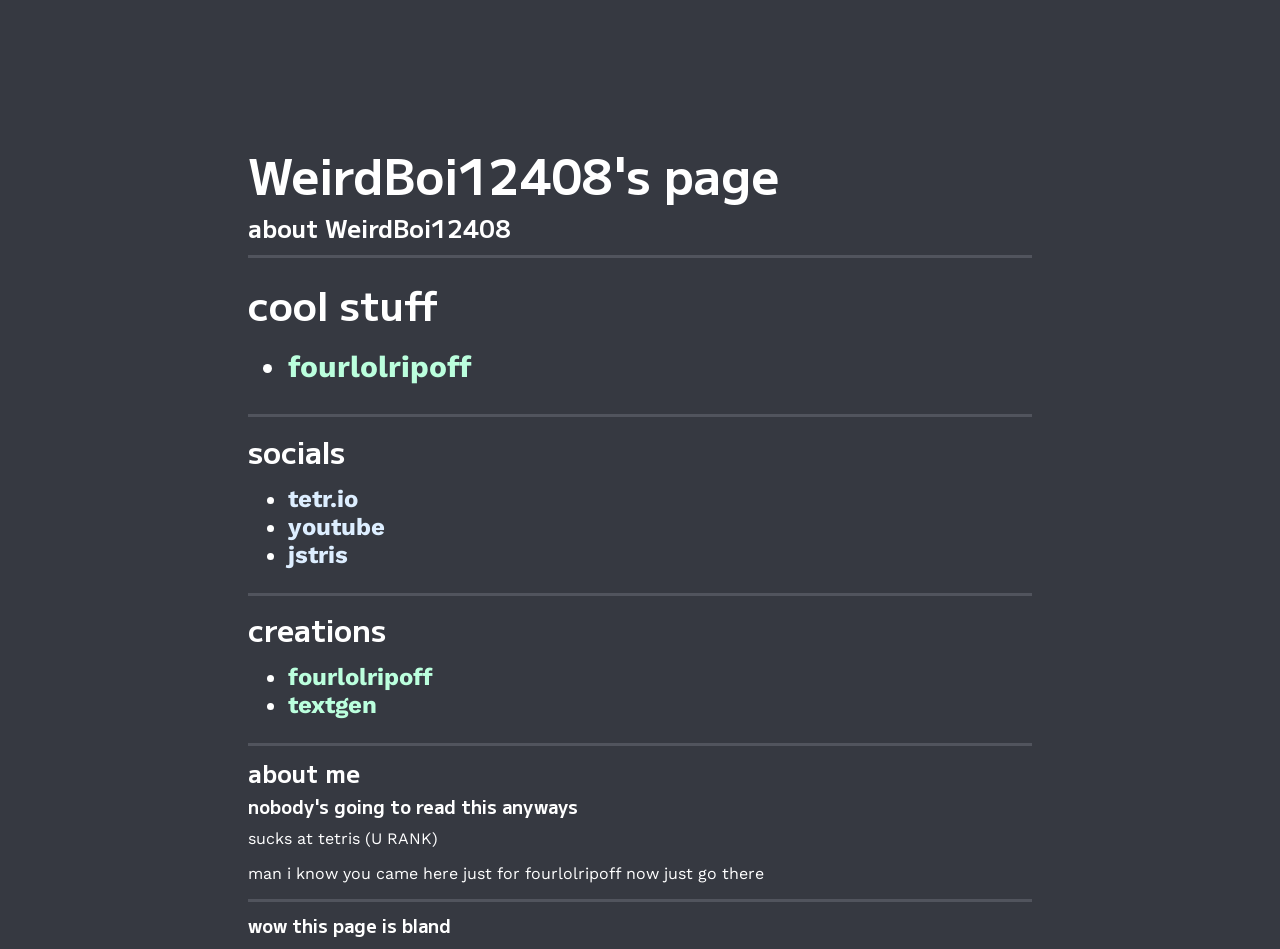
<file: index.html>
<!DOCTYPE html>
<html>

<head>
  <meta charset="utf-8">
  <meta name="viewport" content="width=device-width">
  <title>ayo</title>
  <link href="style.css" rel="stylesheet" type="text/css" />
  <link rel="stylesheet" href="style.css">
</head>
<body>

  <h1>WeirdBoi12408's page</h1>
  <h2>about WeirdBoi12408</h2>
  
  <hr>
  <h2 style="font-size:40px">cool stuff</h2>
  <ul style="font-size:30px;"><b>
  
	<li><a href="fourlolripoff/index.html" style="color:#BBFFDD;">fourlolripoff</a></li>
  
  </b></ul>
  
  <hr>
  
  <h2 style="font-size:30px">socials</h2>
  <ul style="font-size:24px;"><b>
  
	<li><a href="https://ch.tetr.io/u/weirdboi">tetr.io</a></li>
	<li><a href="https://www.youtube.com/channel/UCAp6-BjO3kZ3IoSZuxE6NXA">youtube</a></li>
	<li><a href="https://jstris.jezevec10.com/u/WeirdBoi12408">jstris</a></li>
  
  </b></ul>
  
  <hr>
  
  <h2 style="font-size:30px">creations</h2>

  <ul style="font-size:24px;"><b>
  
	<li><a href="fourlolripoff/index.html" style="color:#BBFFDD;">fourlolripoff</a></li>
	<li><a href="textgen/index.html" style="color:#BBFFDD;">textgen</a></li>
  
  </b></ul>
  
  <hr>
  
  <h2>about me</h2>
  <h3>nobody's going to read this anyways</h3>
  <p>sucks at tetris (U RANK)</p>
  <p>man i know you came here just for fourlolripoff now just go there</p>
  
  <hr>
  
  <h3>wow this page is bland</h3>
</body>

</html>
</file>
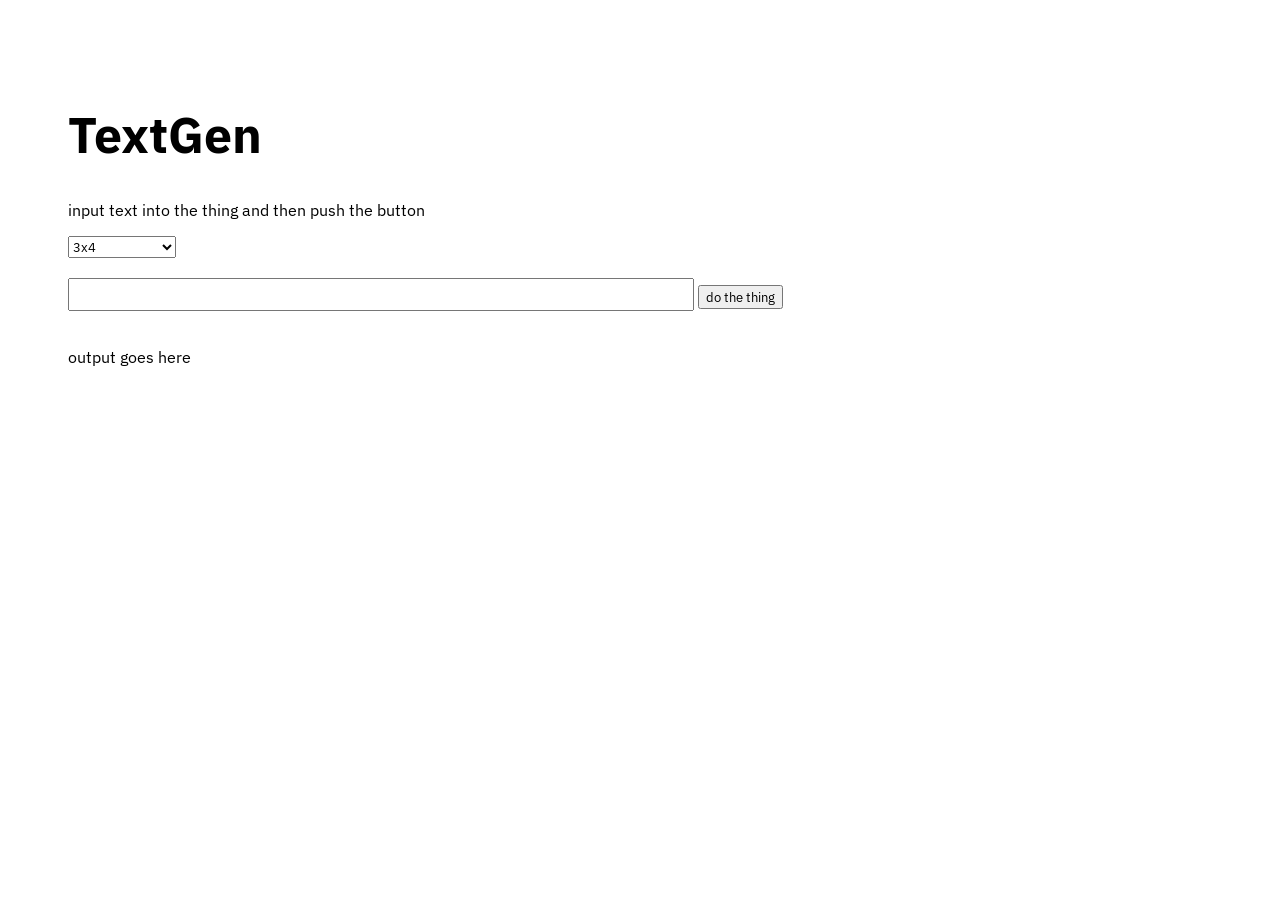
<file: textgen/index.html>
<!DOCTYPE html>
<html>

<head>
  <meta charset="utf-8">
  <meta name="viewport" content="width=device-width">
  <title>Text Generator</title>
  <link href="style.css" rel="stylesheet" type="text/css" />
  <link rel="stylesheet" href="style.css">
  <script>

function thething() {
	string = document.getElementById('textinput').value;
	console.log('input: ' + string);
	textmode = document.getElementById('textmode').selectedIndex;
	console.log('text mode: ' + textmode)
	
	data = [{
		' ': ['░░░░░░','░░░░░░','░░░░░░','░░░░░░'],
		'a': ['██████','██░░██','██████','██░░██'],
		'b': ['████░░','██████','██░░██','██████'],
		'c': ['██████','██░░░░','██░░░░','██████'],
		'd': ['████░░','██░░██','██░░██','████░░'],
		'e': ['██████','████░░','██░░░░','██████'],
		'f': ['██████','██░░░░','████░░','██░░░░'],
		'g': ['██████','██░░░░','██░░██','██████'],
		'h': ['██░░██','██████','██░░██','██░░██'],
		'i': ['██████','░░██░░','░░██░░','██████'],
		'j': ['██████','░░██░░','░░██░░','████░░'],
		'k': ['██░░██','████░░','██░░██','██░░██'],
		'l': ['██░░░░','██░░░░','██░░░░','██████'],
		'm': ['██░░░░░░██','████░░████','██░░██░░██','██░░░░░░██'],
		'n': ['██░░░░██','████░░██','██░░████','██░░░░██'],
		'o': ['██████','██░░██','██░░██','██████'],
		'p': ['██████','██░░██','██████','██░░░░'],
		'q': ['██████','██░░██','██████','██████'],
		'r': ['████░░','██░░██','████░░','██░░██'],
		's': ['░░████','████░░','░░░░██','████░░'],
		't': ['██████','░░██░░','░░██░░','░░██░░'],
		'u': ['██░░██','██░░██','██░░██','██████'],
		'v': ['██░░██','██░░██','██░░██','░░██░░'],
		'w': ['██░░░░░░██','██░░██░░██','██░░██░░██','░░██░░██░░'],
		'x': ['██░░██','░░██░░','██░░██','██░░██'],
		'y': ['██░░██','██░░██','░░██░░','░░██░░'],
		'z': ['██████','░░██░░','██░░░░','██████'],
		'1': ['░░██░░','████░░','░░██░░','██████'],
		'2': ['██████','░░████','██░░░░','██████'],
		'3': ['██████','░░████','░░░░██','██████'],
		'4': ['██░░██','██░░██','██████','░░░░██'],
		'5': ['██████','████░░','░░░░██','██████'],
		'6': ['██████','██░░░░','██████','██████'],
		'7': ['██████','░░░░██','░░██░░','░░██░░'],
		'8': ['██████','██████','██░░██','██████'],
		'9': ['██████','██████','░░░░██','██████'],
		'0': ['██████','██░░██','██░░██','██████'],
		'.': ['░░','░░','░░','██'],
		',': ['░░','░░','██','██'],
		'/': ['░░░░██','░░██░░','░░██░░','██░░░░'],
		'\\': ['██░░░░','░░██░░','░░██░░','░░░░██'],
		'-': ['░░░░','████','░░░░','░░░░'],
		'+': ['░░██░░','██████','░░██░░','░░░░░░'],
		'!': ['██','██','░░','██'],
		'?': ['██████','░░████','░░░░░░','░░██░░'],
		'^': ['░░██░░','██░░██','░░░░░░','░░░░░░'],
		'=': ['██████','░░░░░░','██████','░░░░░░'],
		'(': ['░░██','██░░','██░░','░░██'],
		')': ['██░░','░░██','░░██','██░░'],
		'_': ['░░░░░░','░░░░░░','░░░░░░','██████'],
		'[': ['████','██░░','██░░','████'],
		']': ['████','░░██','░░██','████'],
		':': ['░░','██','░░','██'],
		';': ['░░██','░░░░','░░██','██░░'],
		"'": ['██','██','░░','░░'],
		'"': ['██░░██','██░░██','░░░░░░','░░░░░░'],
	},{
		'z': '▜▖',
		'l': '▗▟',
		'o': '██',
		's': '▗▛',
		'j': '▙▖',
		'i': '▄▄▄',
		't': '▗▙',
	},{'viii': 'ⅷ','VIII': 'Ⅷ','kcal': '㎉','a.m.': '㏂','p.m.': '㏘','K.K.': '㏍', 'Pts': '₧', 'iii': 'ⅲ','vii': 'ⅶ','xii': 'ⅻ','III': 'Ⅲ','VII': 'Ⅶ','XII': 'Ⅻ','FAX': '℻','PTE': '㉐','LTD': '㋏','hPa': '㍱','bar': '㍴','cal': '㎈','kHz': '㎑','MHz': '㎒','GHz': '㎓','THz': '㎔','kPa': '㎪','MPa': '㎫','GPa': '㎬','rad': '㎭','Co.': '㏇','log': '㏒','mil': '㏕','mol': '㏖','PPM': '㏙','gal': '㏿','erg': '㋍','ffi': 'ﬃ','ffl': 'ﬄ','sss': '🝜','ii': 'ⅱ','iv': 'ⅳ','ix': 'ⅸ','xi': 'ⅺ','da': '㍲','II': 'Ⅱ','IV': 'Ⅳ','VI': 'Ⅵ','IX': 'Ⅸ','XI': 'Ⅺ','Rs': '₨','Dp': '₯','AU': '㍳','oV': '㍵','pc': '㍶','dm': '㍷','IU': '㍺','pA': '㎀','nA': '㎁','mA': '㎃','KB': '㎅','MB': '㎆','GB': '㎇','pF': '㎊','nF': '㎋','mg': '㎎','kg': '㎏','Hz': '㎐','fm': '㎙','nm': '㎚','mm': '㎜','cm': '㎝','km': '㎞','Pa': '㎩','ps': '㎰','ns': '㎱','ms': '㎳','pV': '㎴','nV': '㎵','mV': '㎷','kV': '㎸','MV': '㎹','pW': '㎺','nW': '㎻','mW': '㎽','kW': '㎾','MW': '㎿','Bq': '㏃','cc': '㏄','cd': '㏅','dB': '㏈','Gy': '㏉','ha': '㏊','in': '㏌','KM': '㏎','kt': '㏏','lm': '㏐','ln': '㏑','lx': '㏓','mb': '㏔','pH': '㏗','PR': '㏚','sr': '㏛','Sv': '㏜','Wb': '㏝','Hg': '㋌','eV': '㋎','ff': 'ﬀ','fi': 'ﬁ','fl': 'ﬂ','OO': 'Ꚙ','oo': 'ꚙ','Oy':'Ѹ','oy':'ѹ','IJ':'Ĳ','ij':'ĳ','AA':'Ꜳ','aa':'ꜳ','DZ':'Ǳ','Dz':'ǲ','dz':'ǳ','LJ':'Ǉ','Lj':'ǈ','lj':'ǉ','NJ':'Ǌ','Nj':'ǋ','nj':'ǌ','ls':'ʪ','fn':'ʩ',"L'":'Ľ',"l'":'ľ',"O'":'Ơ',"o'":'ơ',"11":"ꔔ","llll":"ꘈ","lll":"ꔖ","IC":"ꗪ","::":"።",
	},{'rad/s^2': '㎯','m/s^2': '㎨','rad/s': '㎮','C/kg': '㏆','m/s': '㎧','us': '㎲','No': '№','uA': '㎂','uF': '㎌','ug': '㎍','ul': '㎕','ml': '㎖','dl': '㎗','kl': '㎘','um': '㎛','uV': '㎶','uW': '㎼','kO': '㏀','mO': '㏁','HP': '㏋','JX':'Ԕ','jx':'ԕ','PX':'Ԗ','px':'ԗ','jb':'љ','bi':'ы','Jb':'Љ','BI':'Ы','ie':'ѥ','AO':'Ꜵ','ao':'ꜵ','AU':'Ꜷ','au':'ꜷ','AV':'Ꜹ','av':'ꜹ','3K':'Ꚅ','tf':'ʧ','ts':'ʦ','tc':'ʨ','D.C.':'𝄊','lf':'ꗡ',
	},{
	' ':'   ',
	}]
	
	if (textmode == 0) {
		string = string.toLowerCase()
		outputs = [[],[],[],[]]
		for (i = 0; i < string.length; i++) {
			letter = string[i]
			for (j = 0; j < 4; j++) {
				outputs[j] += data[0][letter][j] +'░'
			}
		}
		output = ''
		for (k = 0; k < 4; k++) {
			output += outputs[k] + '<br>'
		}
		document.getElementById('output').style = 'font-size:10px'
	} else if (textmode == 1) {
		string = string.toLowerCase()
		output = ''
		for (i = 0; i < string.length; i++) {
			output += data[1][string[i]] + ' '
		}
		document.getElementById('output').style = 'font-size:30px'
	} else if (textmode == 2) {
		output = string
		keys = Object.keys(data[2])
		keys.forEach((key, index) => {
			output = output.replaceAll(key, data[2][key])
		})
		document.getElementById('output').style = 'font-size:30px'
	} else if (textmode == 3) {
		output = string
		for (i = 2; i < 4; i++) {
			keys = Object.keys(data[i])
			keys.forEach((key, index) => {
				output = output.replaceAll(key, data[i][key])
			})
		}
		document.getElementById('output').style = 'font-size:30px'
	} else if (textmode == 4) {
		output = string
		keys = Object.keys(data[4])
		keys.forEach((key, index) => {
			output = output.replaceAll(key, data[4][key])
		})
		document.getElementById('output').style = 'font-size:30px'
	} else {
	
	}
	
	console.log(output)
	document.getElementById('output').innerHTML = output
}


  </script>
</head>
<body>
	<h1> TextGen </h1>
	<p> input text into the thing and then push the button </p>
	
	<select id='textmode'>
		<option value='3x4'>3x4</option>
		<option value='teto'>teto</option>
		<option value='compress'>compress</option>
		<option value='compressbig'>compress a lot</option>
		<option value='xpgreed'>extra xp</option>
	</select>
	<br><br>
	<input type="text" id="textinput" value="" size=50>
	<button type="button" onclick="thething();">do the thing</button>
	<br><br>
	<p id="output"> output goes here </p>
</body>

</html>
</file>
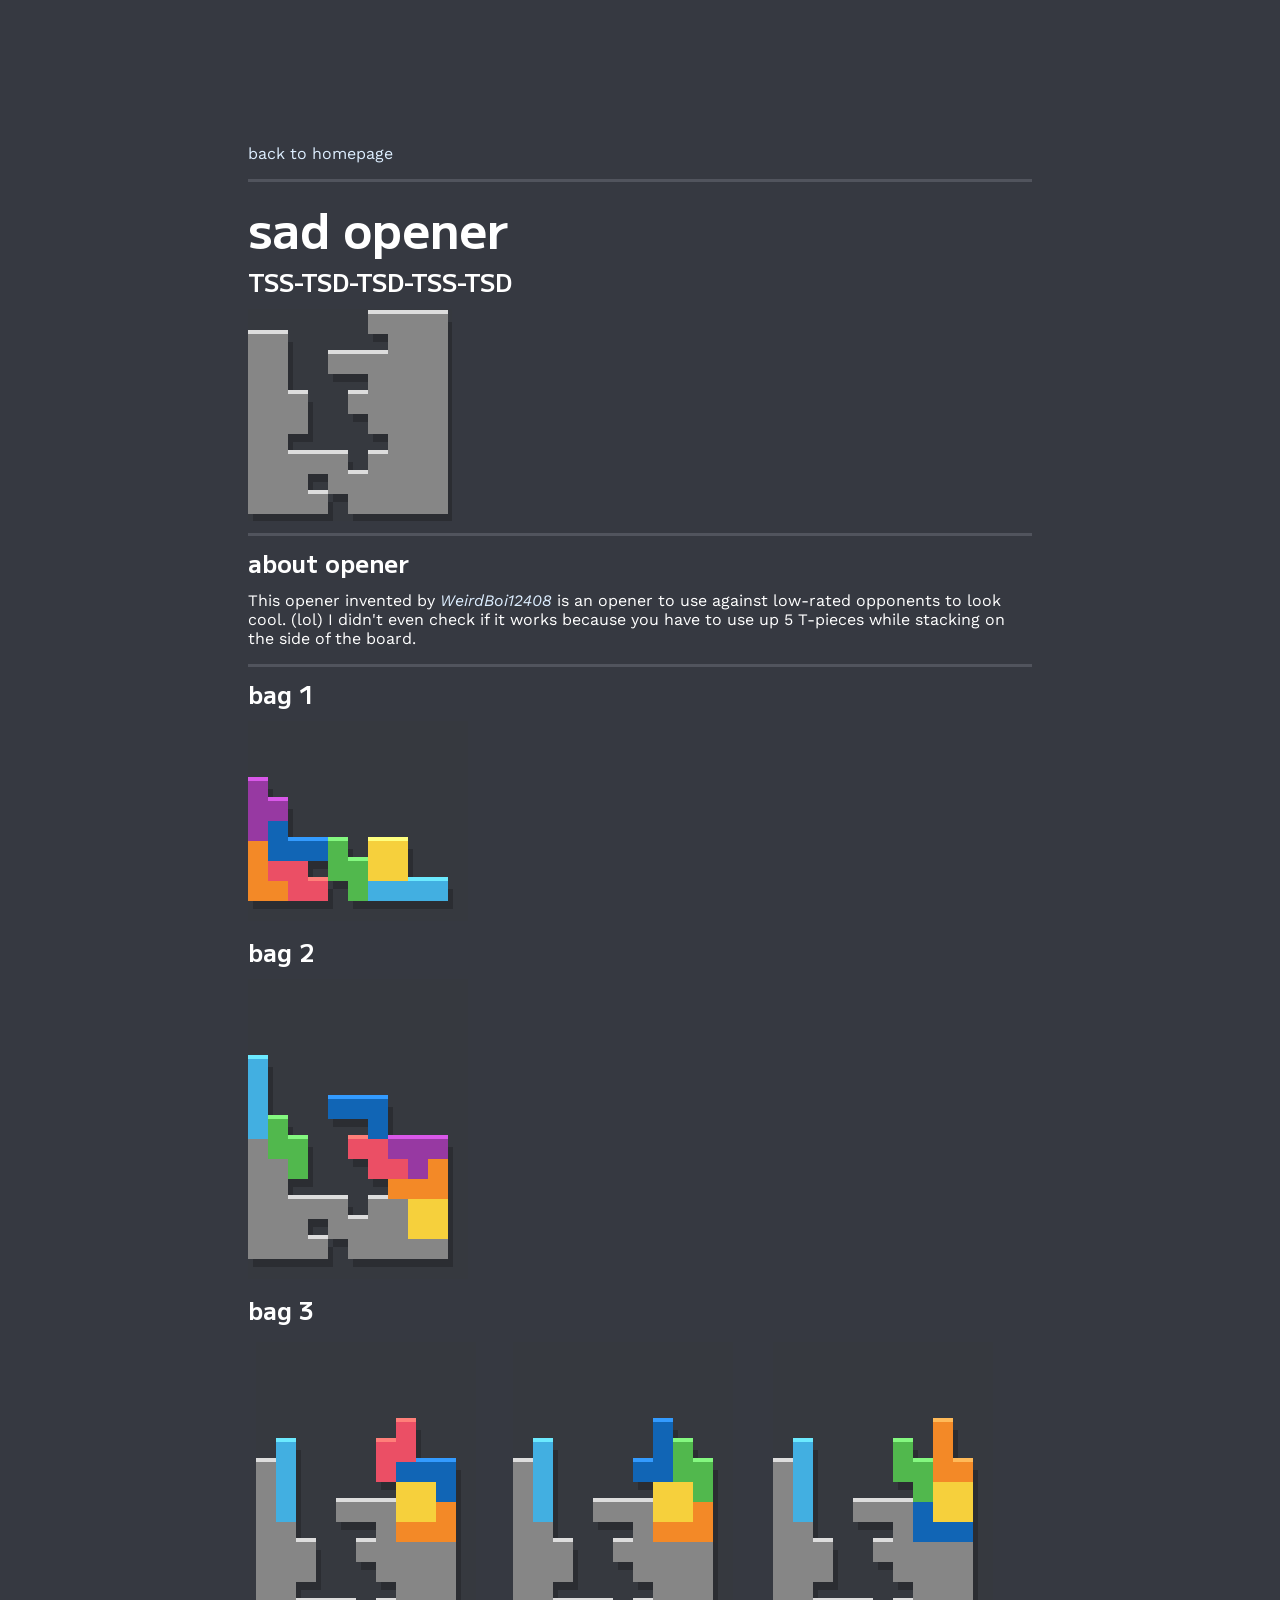
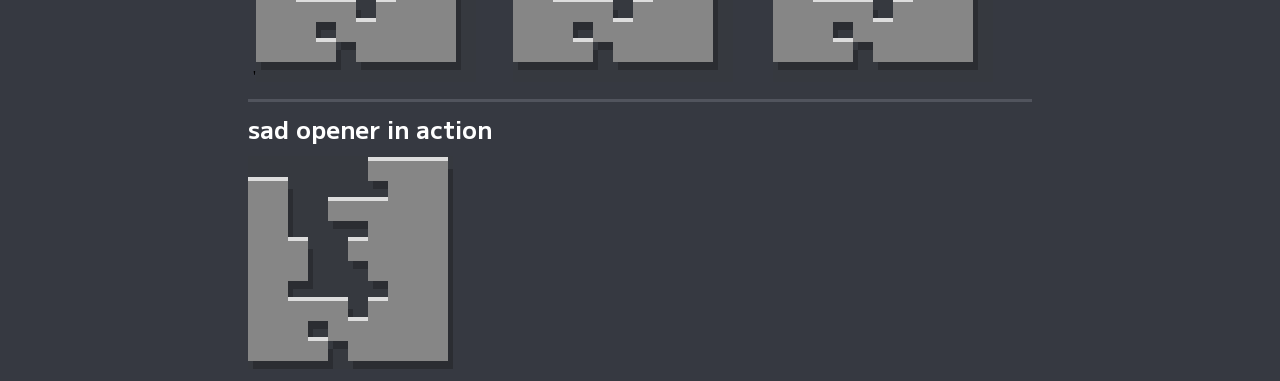
<file: sadopener.html>
<!DOCTYPE html>
<html>

<head>
  <meta charset="utf-8">
  <meta name="viewport" content="width=device-width">
  <title>sad opener</title>
  <link href="style.css" rel="stylesheet" type="text/css" />
  <link rel="stylesheet" href="style.css">
</head>

<body>
  <p><a href="index.html">back to homepage</a></p>
  <hr>
  
  <h1>sad opener</h1>
  <h2>TSS-TSD-TSD-TSS-TSD</h2>
  
  <img src="images/sadopener/sadopener.png" alt="board thingy">

  <hr>
  <h2>about opener</h2>
  <p>This opener invented by <a href="https://ch.tetr.io/u/weirdboi12408"><i>WeirdBoi12408</i></a> is an opener to use against low-rated opponents to look cool. (lol) I didn't even check if it works because you have to use up 5 T-pieces while stacking on the side of the board.</p>
  <hr>
  <h2>bag 1</h2>

  <img src="images/sadopener/sadopenerbag1.png" alt="board thingy">

  <h2>bag 2</h2>

  <img src="images/sadopener/sadopenerbag2.png" alt="board thingy">

  <h2>bag 3</h2>
  <div class="row">
    <div class="column">'<img src="images/sadopener/sadopenerbag3-1.png" alt="board thingy"> </div>
    <div class="column"><img src="images/sadopener/sadopenerbag3-2.png" alt="board thingy"></div>
    <div class="column"><img src="images/sadopener/sadopenerbag3-3.png" alt="board thingy"></div>
  </div>
  
  <hr>
  
  <h2>sad opener in action</h2>
  
  <img src="images/sadopener/sadopener.gif" alt="animation thingy">
</body>

</html>
</file>
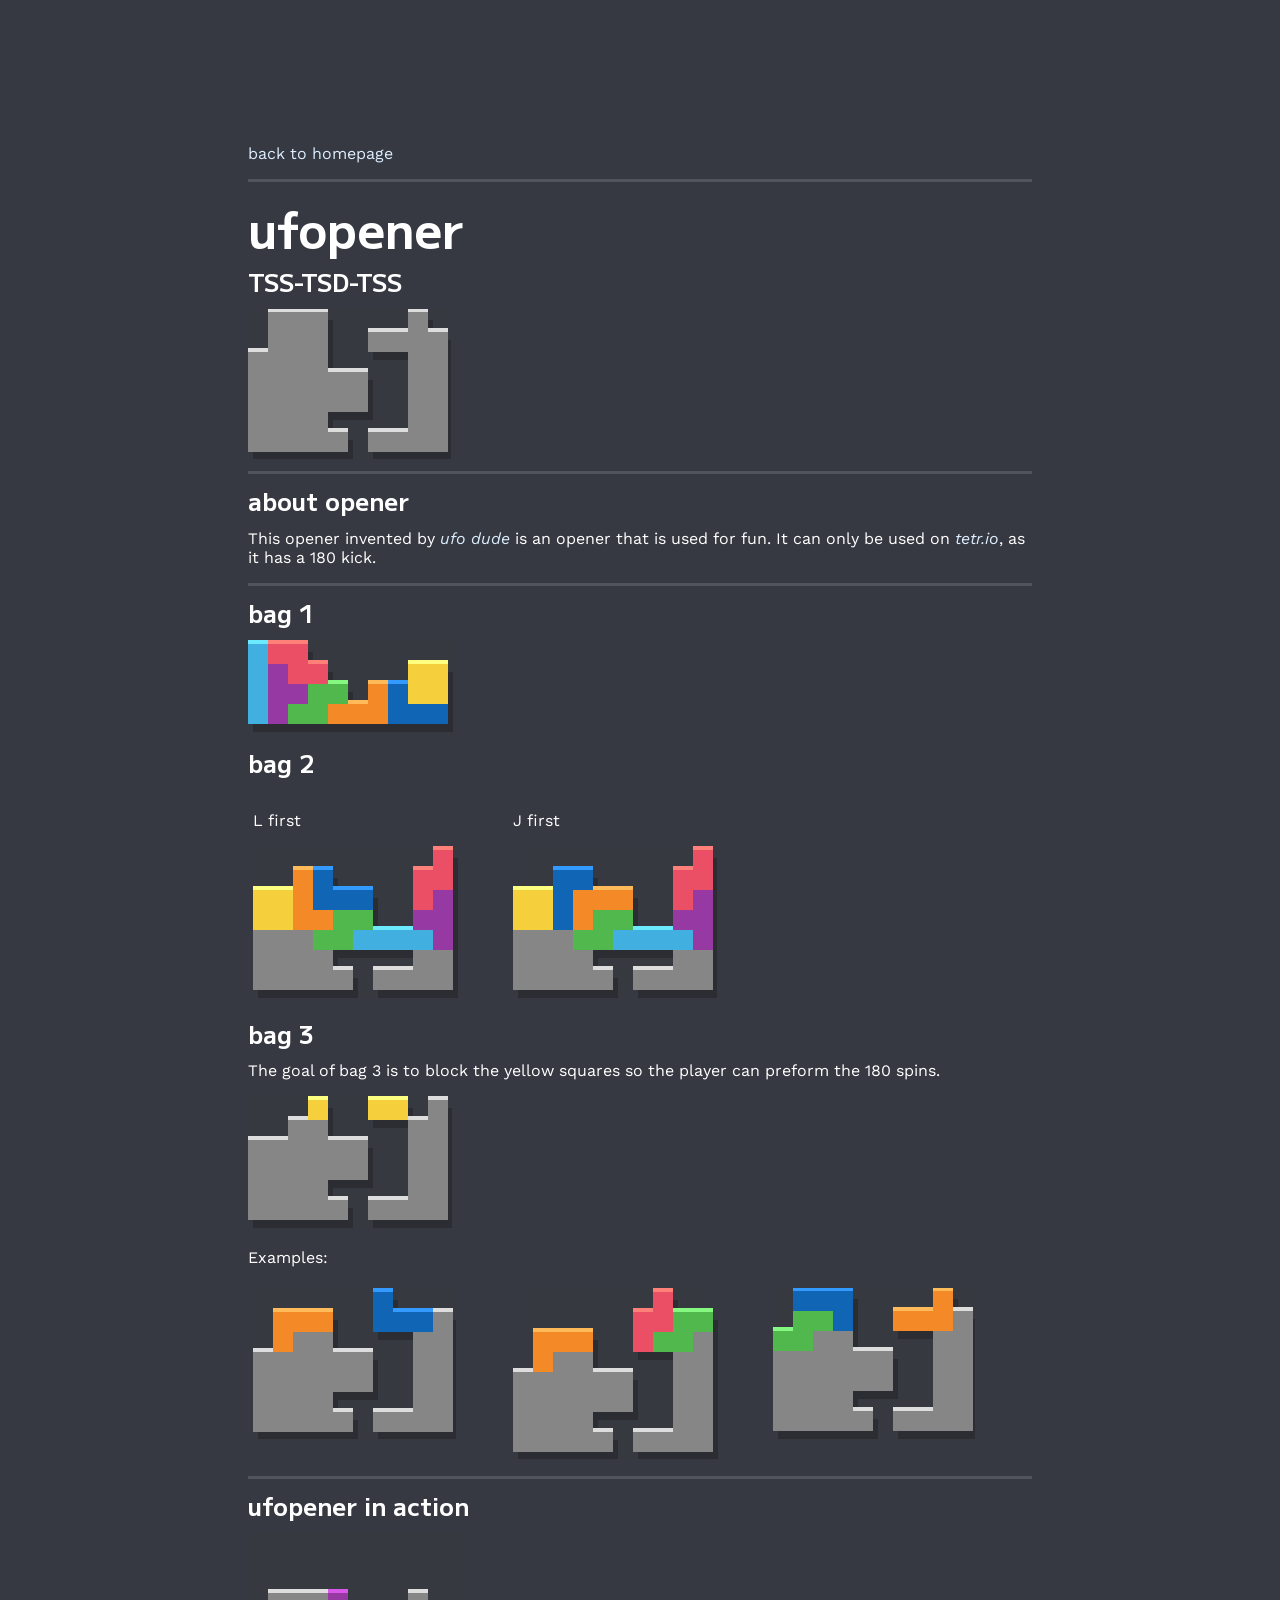
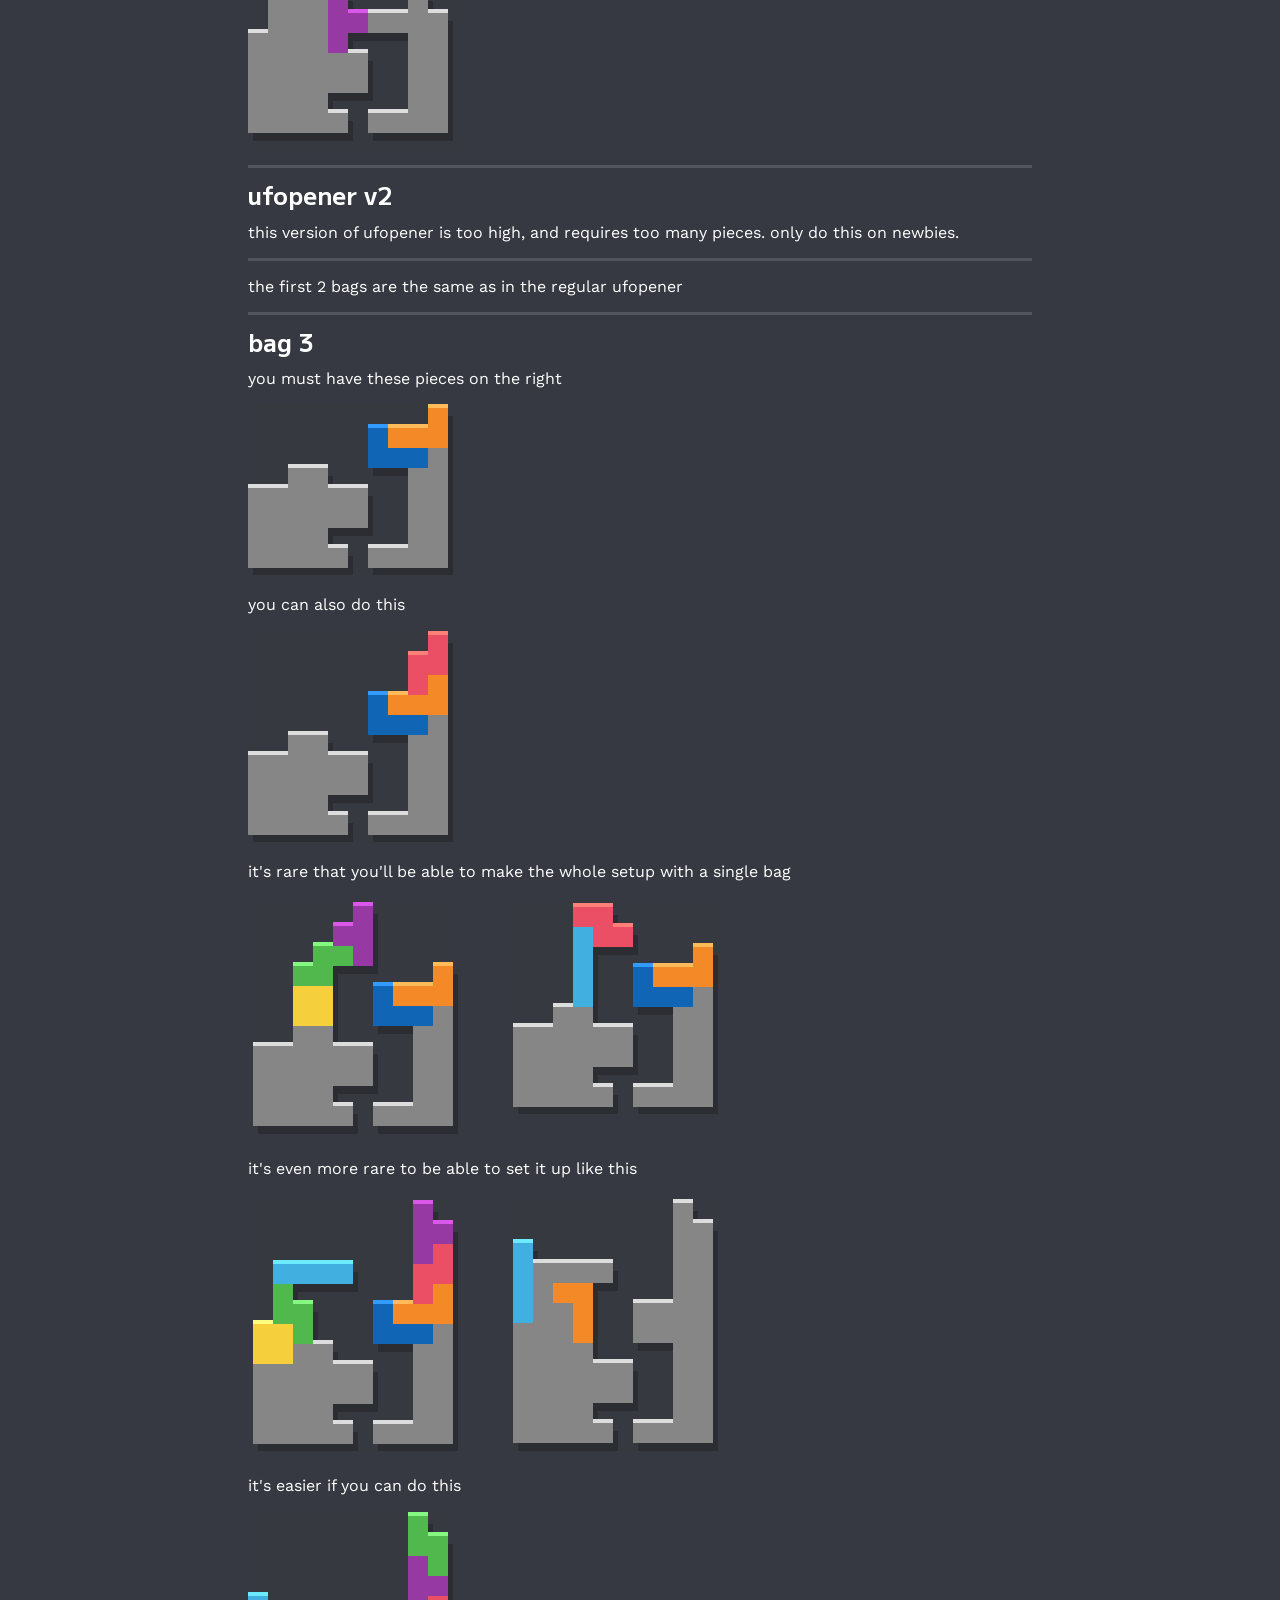
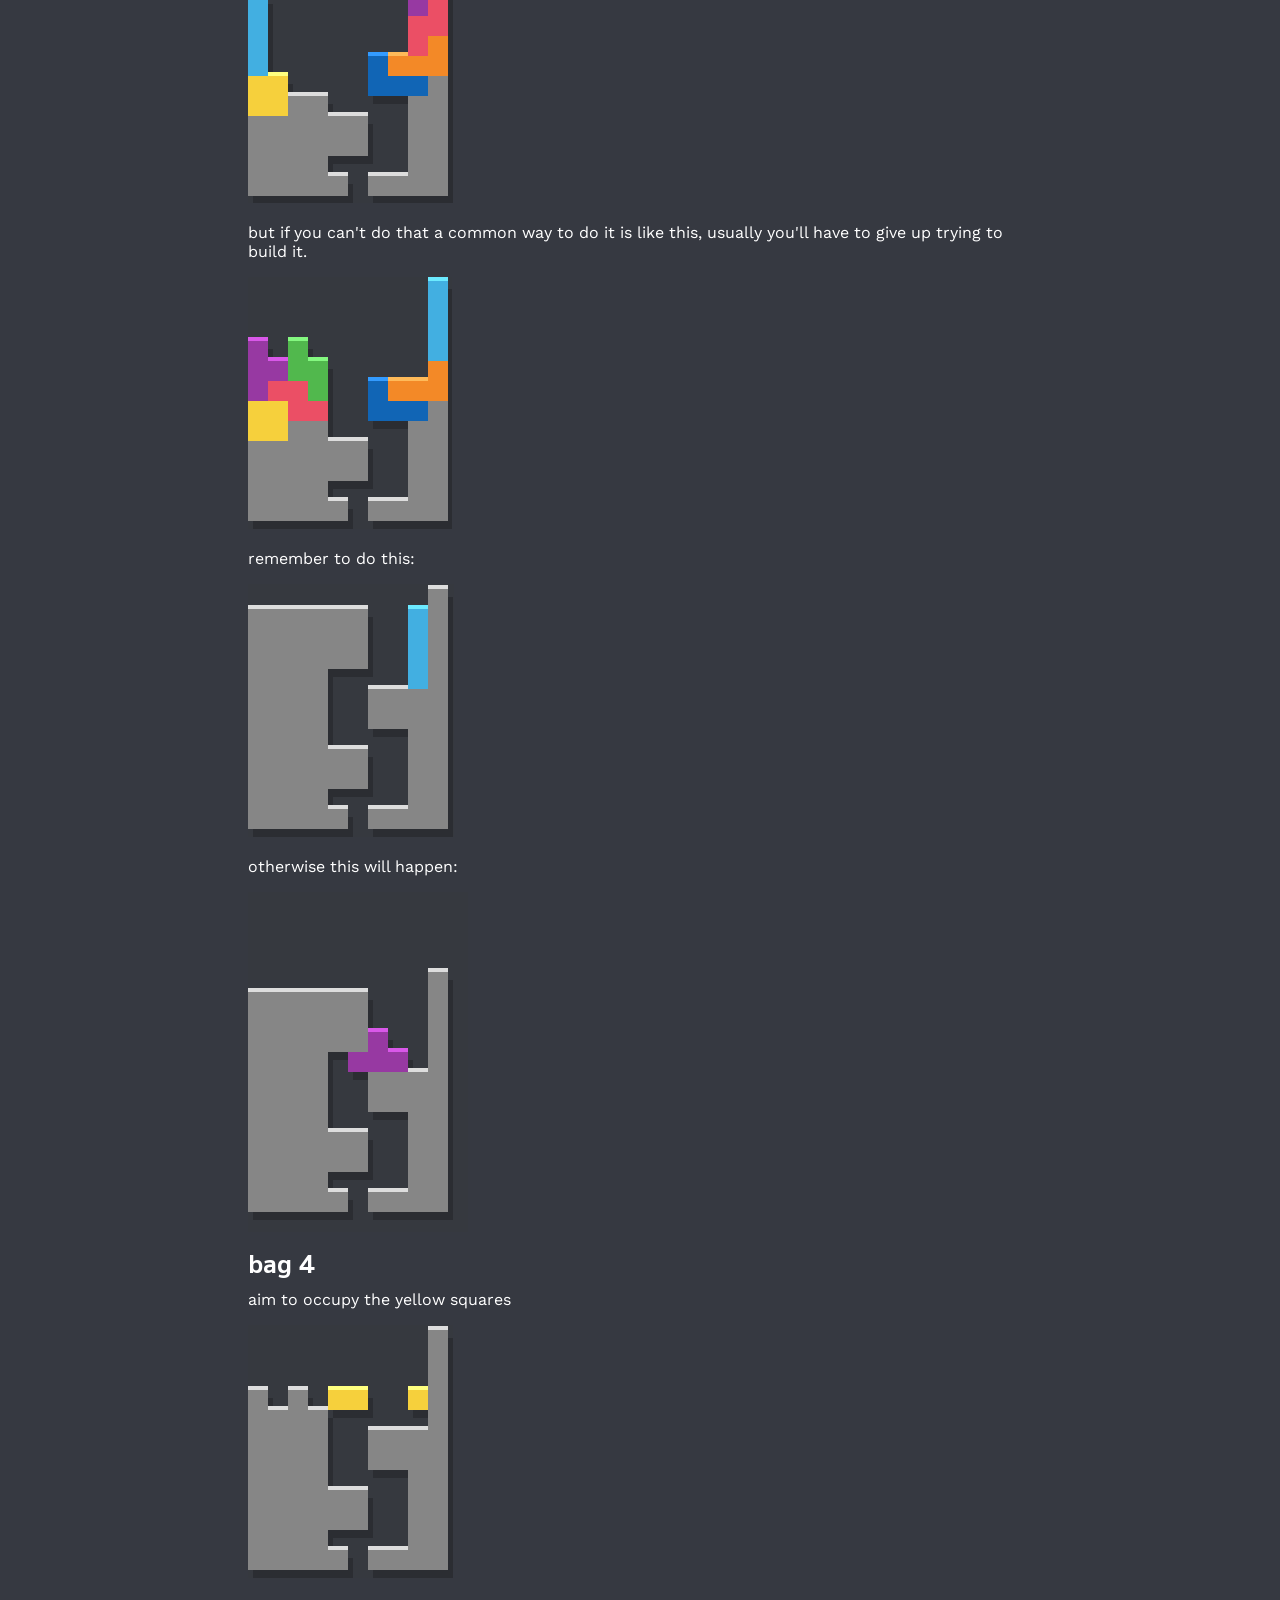
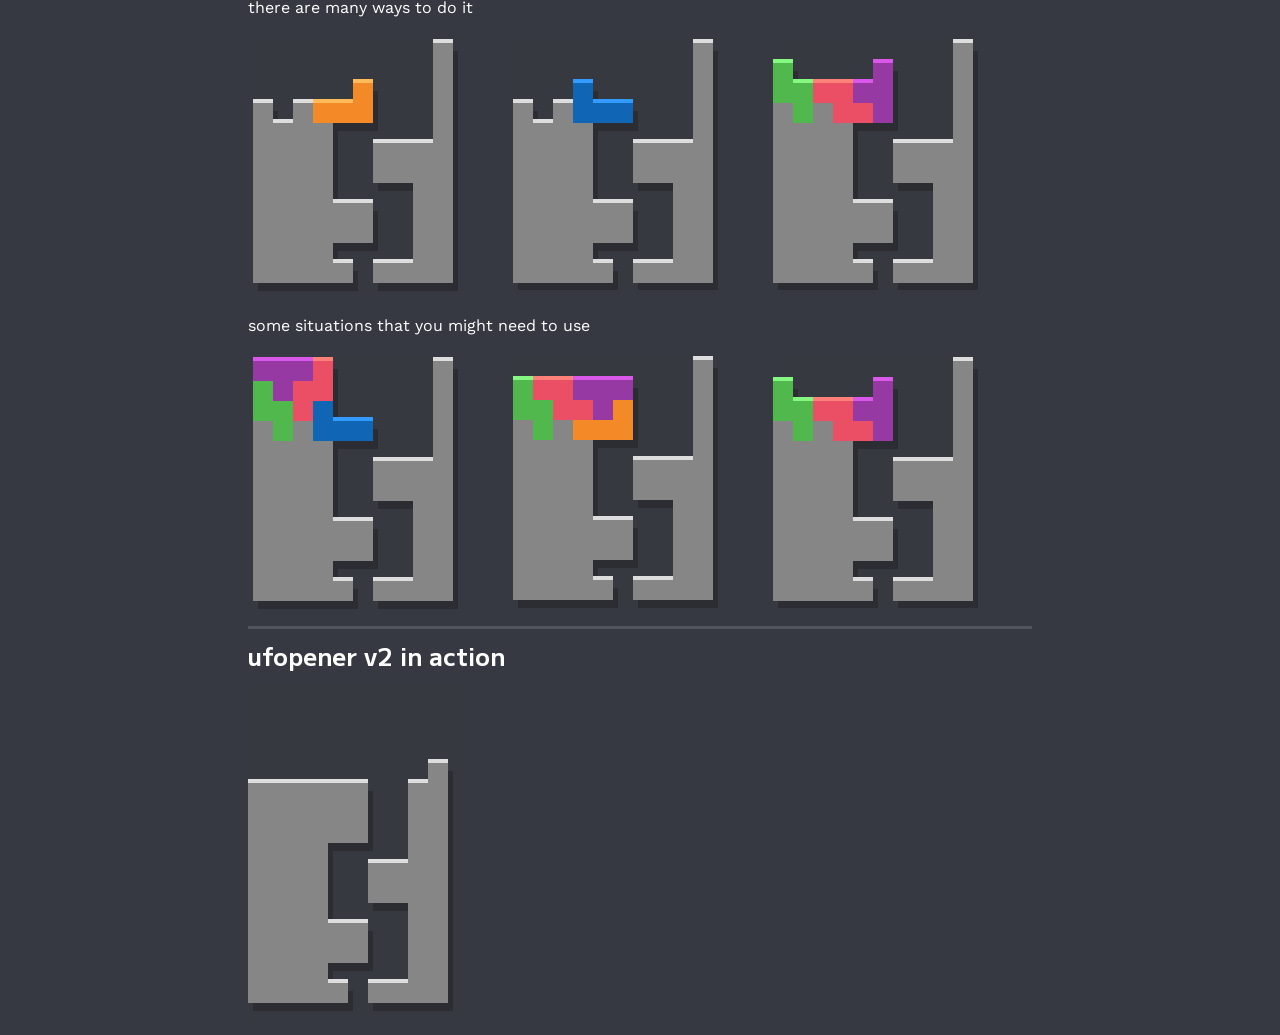
<file: ufopener.html>
<!DOCTYPE html>
<html>

<head>
  <meta charset="utf-8">
  <meta name="viewport" content="width=device-width">
  <title>ufopener</title>
  <link href="style.css" rel="stylesheet" type="text/css" />
  <link rel="stylesheet" href="style.css">
</head>

<body>
  <p><a href="index.html">back to homepage</a></p>
  <hr>
  
  <h1>ufopener</h1>
  <h2>TSS-TSD-TSS</h2>
  
  <img src="images/ufopener/ufopener.png" alt="board thingy">

  <hr>
  <h2>about opener</h2>
  <p>This opener invented by <a href="https://ch.tetr.io/u/ufo_dude"><i>ufo dude</i></a> is an opener that is used for fun. It can only be used on <a href="https://tetr.io"><i>tetr.io</i></a>, as it has a 180 kick.</p>
  <hr>
  
  <h2>bag 1</h2>
  <img src="images/ufopener/ufopenerbag1-1.png">
  
  <h2>bag 2</h2>
  <div class="row">
    <div class="column"><p>L first</p><img src="images/ufopener/ufopenerbag2-1.png"></div>
    <div class="column"><p>J first</p><img src="images/ufopener/ufopenerbag2-2.png"></div>
  </div>

  <h2>bag 3</h2>
  <p>The goal of bag 3 is to block the yellow squares so the player can preform the 180 spins.</p>
  <img src="images/ufopener/ufopenerbag3g.png"
  <p></p>
  <p>Examples:</p>
  
  <div class="row">
    <div class="column"><img src="images/ufopener/ufopenerbag3-1.png"></div>
    <div class="column"><img src="images/ufopener/ufopenerbag3-2.png"></div>
    <div class="column"><img src="images/ufopener/ufopenerbag3-3.png"></div>
  </div>
  
  <hr>
  
  <h2>ufopener in action</h2>
  
  <img src="images/ufopener/ufopener.gif" alt="animation thingy">
  
  <hr>
  
  <h2>ufopener v2</h2>
  <p>this version of ufopener is too high, and requires too many pieces. only do this on newbies.</p>
  
  <hr>
  
  <p>the first 2 bags are the same as in the regular ufopener</p>
  
  <hr>
  
  <h2>bag 3</h2>
  <p>you must have these pieces on the right</p>
  <img src="images/ufopener/ufopenerv2bag3-1.png">
  
  <p>you can also do this</p>
  <img src="images/ufopener/ufopenerv2bag3-4.png">
  
  <p>it's rare that you'll be able to make the whole setup with a single bag</p>
  <div class="row">
	<div class="column">
	  <img src="images/ufopener/ufopenerv2bag3-2.png">
	</div>
    <div class="column">
	  <img src="images/ufopener/ufopenerv2bag3-3.png">
	</div>
  </div>
  
  <p>it's even more rare to be able to set it up like this</p>
  <div class="row">
	<div class="column">
	  <img src="images/ufopener/ufopenerv2bag3-6.png">
	</div>
    <div class="column">
	  <img src="images/ufopener/ufopenerv2bag4-8.png">
	</div>
  </div>
  
  <p>it's easier if you can do this</p>
  <img src="images/ufopener/ufopenerv2bag3-7.png">
  
  <p>but if you can't do that a common way to do it is like this, usually you'll have to give up trying to build it.</p>
  <img src="images/ufopener/ufopenerv2bag3-5.png">
  
  <p>remember to do this:</p>
  <img src="images/ufopener/ufopenerv2bag4.png">
  <p>otherwise this will happen:</p>
  <img src="images/ufopener/ufopenerv2bag4-a1.gif">
  
  <h2>bag 4</h2>
  <p>aim to occupy the yellow squares</p>
  <img src="images/ufopener/ufopenerv2bag4g.png">
  
  <p>there are many ways to do it</p>
  <div class="row">
	<div class="column">
		<img src="images/ufopener/ufopenerv2bag4-5.png">
	</div>
    <div class="column">
		<img src="images/ufopener/ufopenerv2bag4-6.png">
	</div>
	<div class="column">
		<img src="images/ufopener/ufopenerv2bag4-7.png">
	</div>
  </div>
  
  <p>some situations that you might need to use</p>
  <div class="row">
	<div class="column">
		<img src="images/ufopener/ufopenerv2bag4-3.png">
	</div>
    <div class="column">
		<img src="images/ufopener/ufopenerv2bag4-4.png">
	</div>
	<div class="column">
		<img src="images/ufopener/ufopenerv2bag4-7.png">
	</div>
  </div>
  
  <hr>
  
  <h2>ufopener v2 in action</h2>
  <img src="images/ufopener/ufopenerv2.gif">
  
  
  
</body>

</html>
</file>
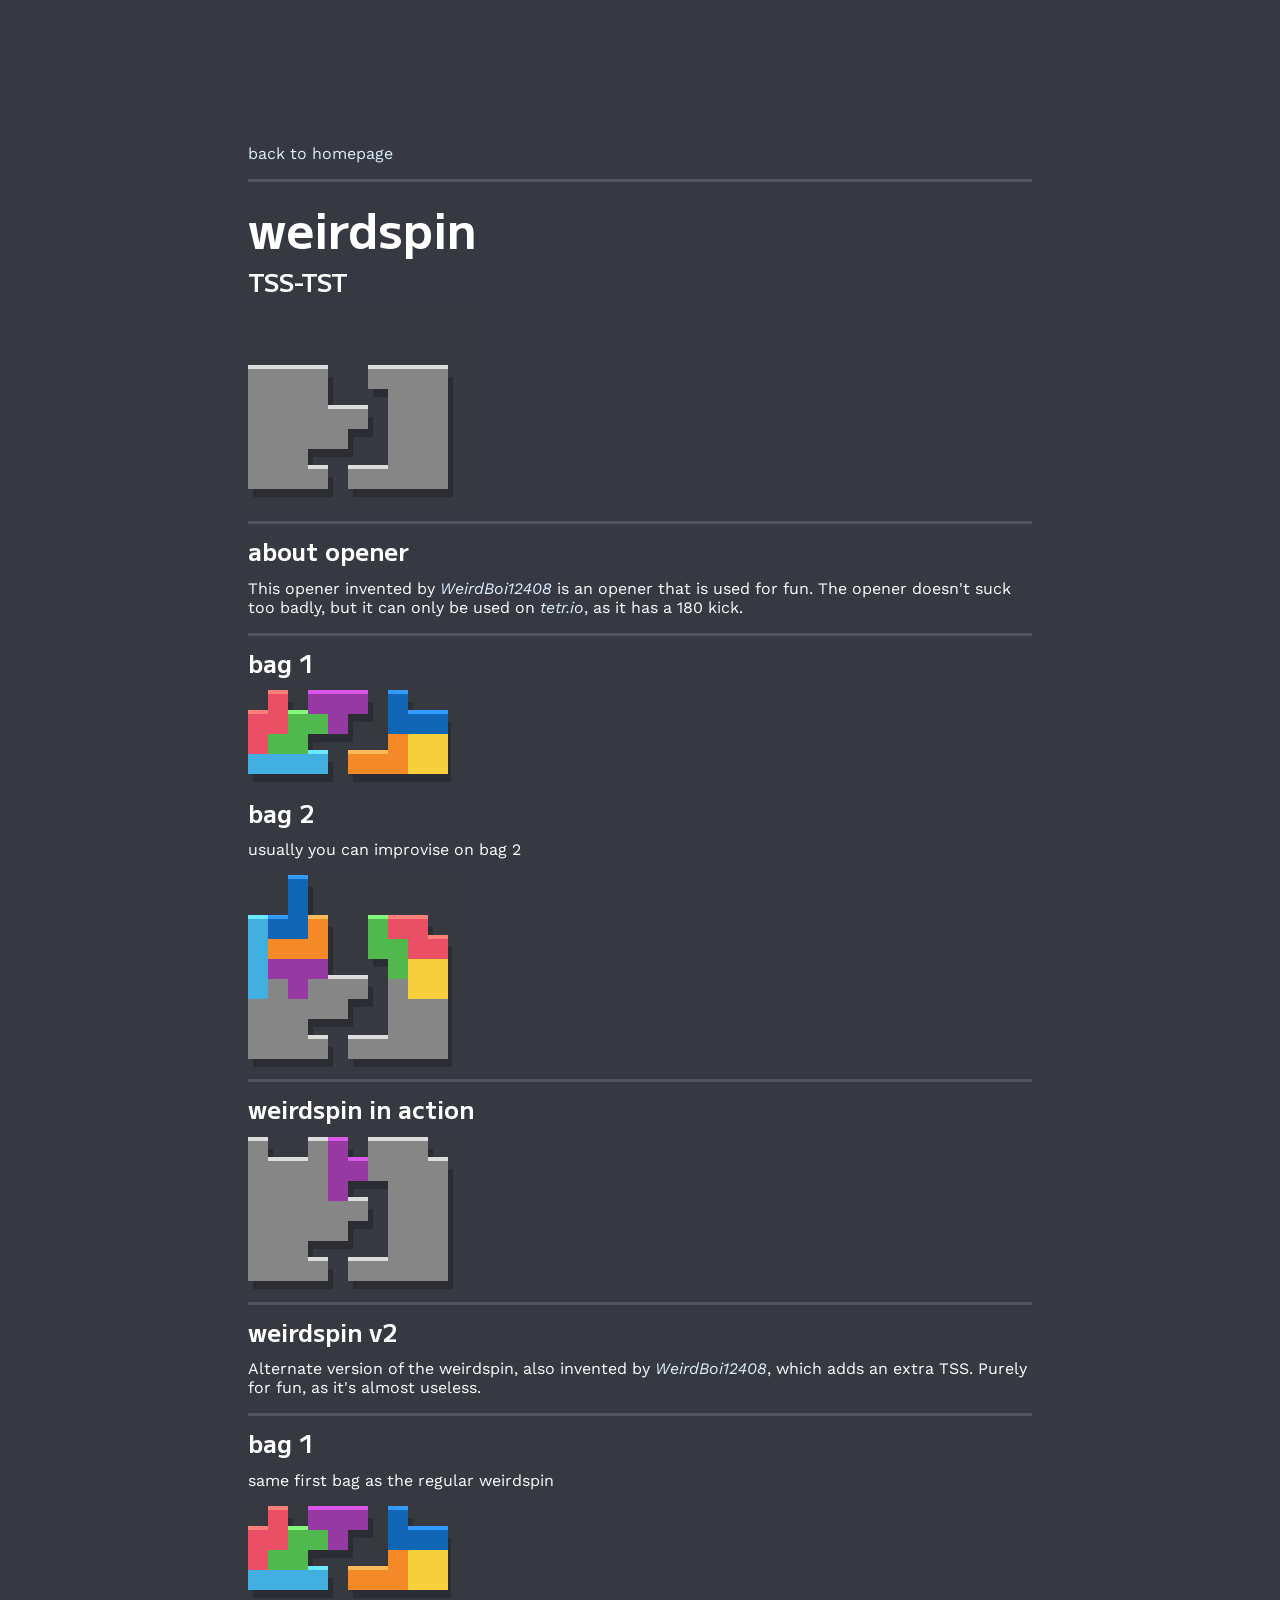
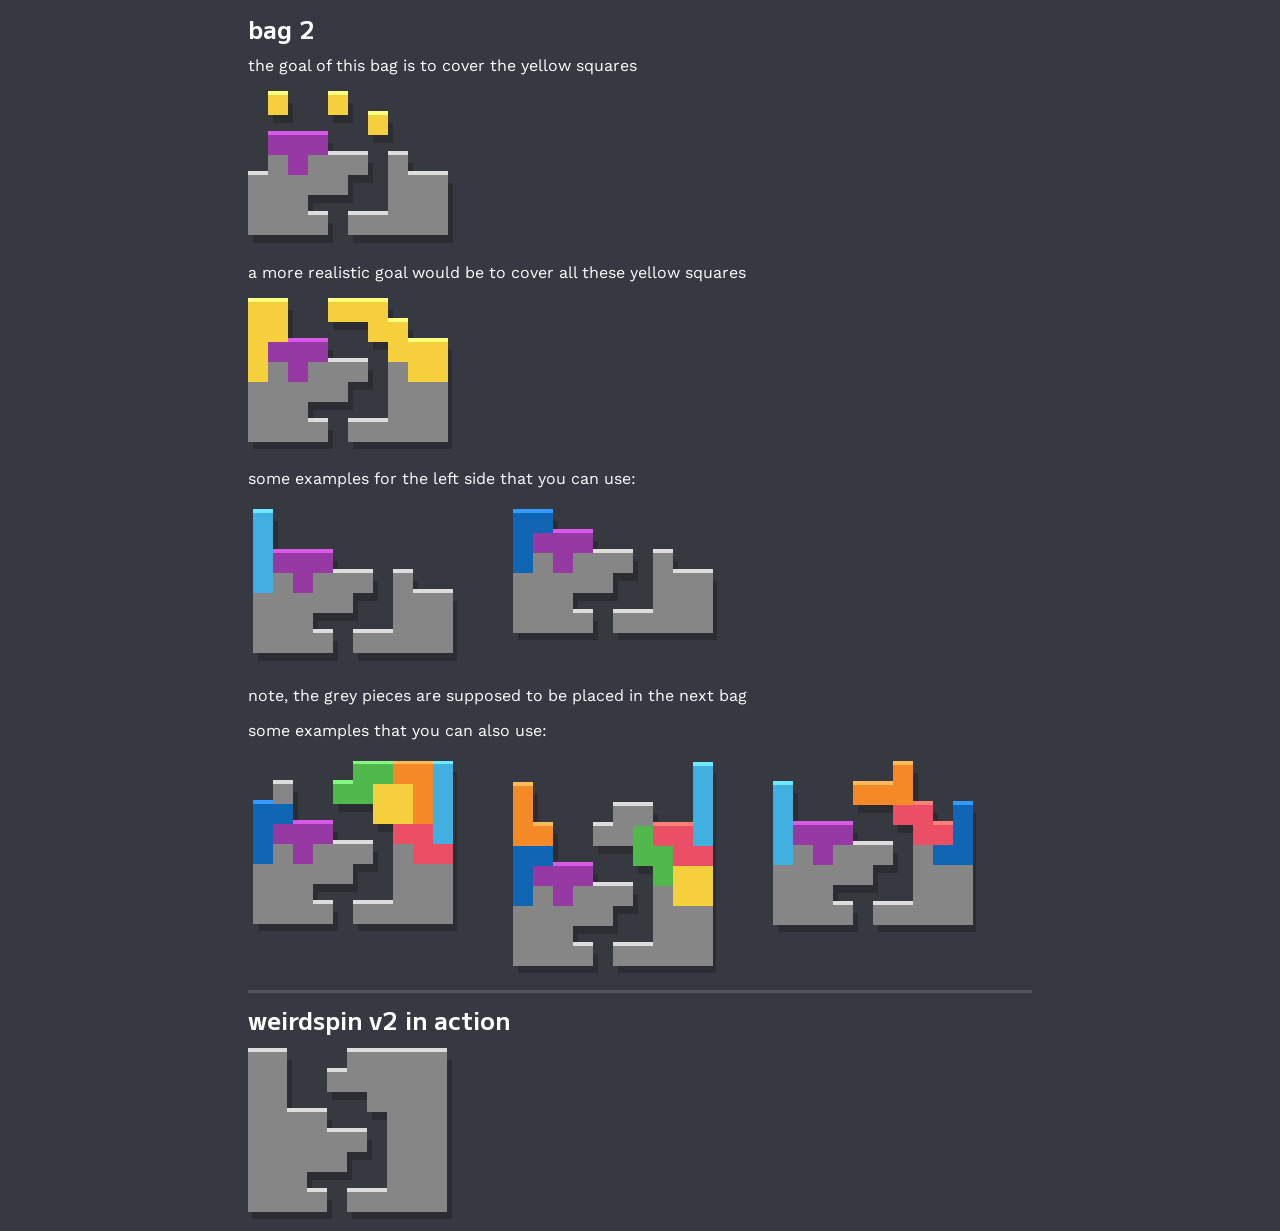
<file: weirdspin.html>
<!DOCTYPE html>
<html>

<head>
  <meta charset="utf-8">
  <meta name="viewport" content="width=device-width">
  <title>weirdspin</title>
  <link href="style.css" rel="stylesheet" type="text/css" />
  <link rel="stylesheet" href="style.css">
</head>

<body>
  <p><a href="index.html">back to homepage</a></p>
  <hr>
  
  <h1>weirdspin</h1>
  <h2>TSS-TST</h2>
  
  <img src="images/weirdspin/weirdspin.png" alt="board thingy">

  <hr>
  <h2>about opener</h2>
  <p>This opener invented by <a href="https://ch.tetr.io/u/weirdboi12408"><i>WeirdBoi12408</i></a> is an opener that is used for fun. The opener doesn't suck too badly, but it can only be used on <a href="https://tetr.io"><i>tetr.io</i></a>, as it has a 180 kick.</p>
  <hr>
  
  <h2>bag 1</h2>
  <img src="images/weirdspin/weirdspinbag1-1.png">

  <h2>bag 2</h2>
  <p>usually you can improvise on bag 2</p>
  <img src="images/weirdspin/weirdspinbag2-1.png">

  <hr>
  
  <h2>weirdspin in action</h2>
  
  <img src="images/weirdspin/weirdspin.gif" alt="animation thingy">

  <hr>

  <h2>weirdspin v2</h2>
  <p>Alternate version of the weirdspin, also invented by <a href="https://ch.tetr.io/u/weirdboi12408"><i>WeirdBoi12408</i></a>, which adds an extra TSS. Purely for fun, as it's almost useless.</p>
  
  <hr>
  <h2>bag 1</h2>
  <p>same first bag as the regular weirdspin</p>
  <img src="images/weirdspin/weirdspinbag1-1.png">

  <h2>bag 2</h2>
  <p>the goal of this bag is to cover the yellow squares</p>
  <img src="images/weirdspin/weirdspinv2bag2g.png">
  
  <p>a more realistic goal would be to cover all these yellow squares</p>
  <img src="images/weirdspin/weirdspinv2bag2rg.png">
  
  <p>some examples for the left side that you can use:</p>
  <div class="row">
	<div class="column">
		<img src="images/weirdspin/weirdspinv2bag2l1.png">
	</div>
	<div class="column">
		<img src="images/weirdspin/weirdspinv2bag2l2.png">
	</div>
  </div>
  
  <p>note, the grey pieces are supposed to be placed in the next bag</p>
  <p>some examples that you can also use:</p>
  <div class="row">
	<div class="column">
		<img src="images/weirdspin/weirdspinv2bag2-1.png">
	</div>
	<div class="column">
		<img src="images/weirdspin/weirdspinv2bag2-2.png">
	</div>
	<div class="column">
		<img src="images/weirdspin/weirdspinv2bag2-3.png">
	</div>
  </div>
  
  <hr>

  <h2>weirdspin v2 in action</h2>
  <img src="images/weirdspin/weirdspinv2.gif">
  
</body>

</html>
</file>
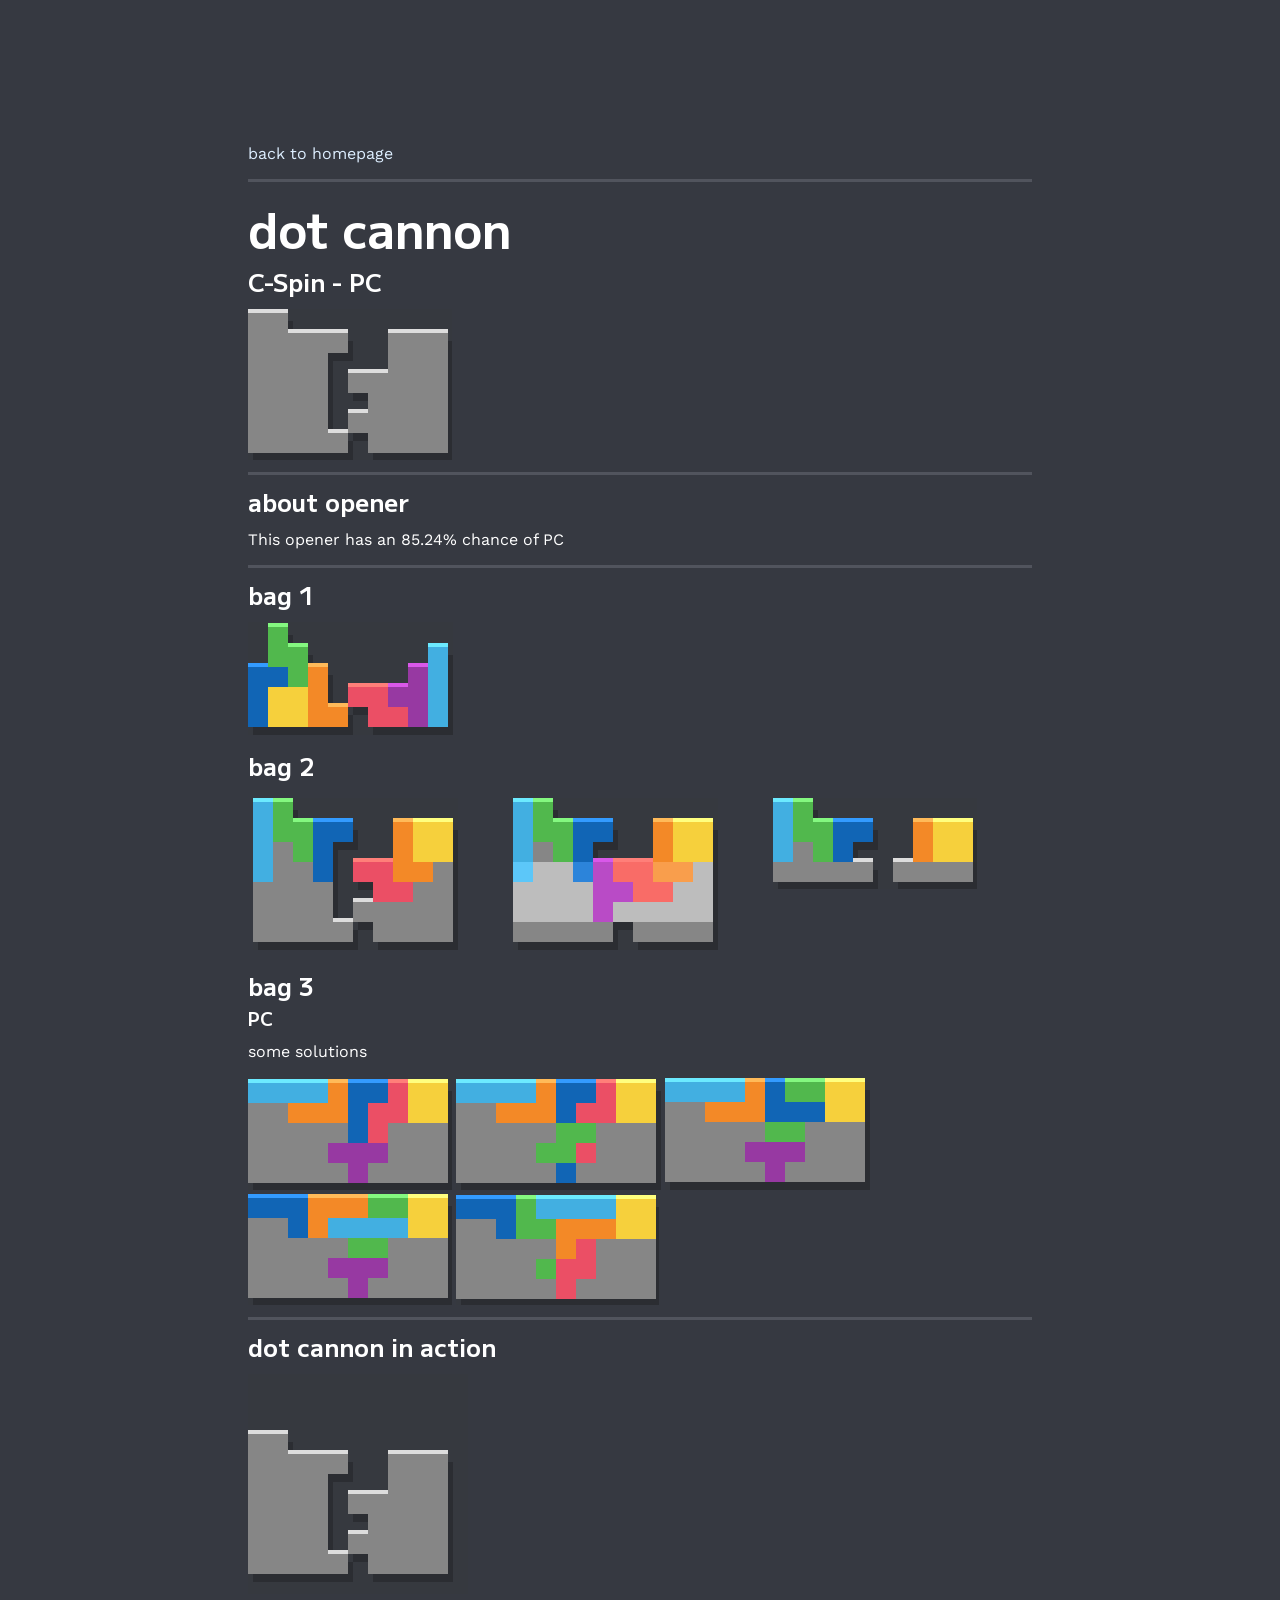
<file: fourlolripoff/dotcannon.html>
<!DOCTYPE html>
<html>

<head>
  <link rel="shortcut icon" type="image/png" href="images/favicon.png"/>
  <meta charset="utf-8">
  <meta name="viewport" content="width=device-width">
  <title>dot cannon</title>
  <link href="style.css" rel="stylesheet" type="text/css" />
  <link rel="stylesheet" href="style.css">
</head>

<body>
  <p><a href="index.html">back to homepage</a></p>
  <hr>
  
  <h1>dot cannon</h1>
  <h2>C-Spin - PC</h2>
  
  <img src="images/dotcannon/dotcannon.png" alt="board thingy">

  <hr>
  <h2>about opener</h2>
  <p>This opener has an 85.24% chance of PC</p>
  <hr>
  <h2>bag 1</h2>
  
  <img src="images/dotcannon/dotcannonbag1.png" alt="board thingy">
  
  <h2>bag 2</h2>
  <div class="row">
	<div class="column">
		<img src="images/dotcannon/dotcannonbag2-1.png" alt="board thingy">
	</div>
	<div class="column">
		<img src="images/dotcannon/dotcannonbag2-2.png" alt="board thingy">
	</div>
	<div class="column">
		<img src="images/dotcannon/dotcannonbag2-3.png" alt="board thingy">
	</div>
  </div>
  
  <h2>bag 3</h2>
  <h3>PC</h3>
  <p>some solutions</p>
  <img src="images/dotcannon/dotcannonbag3-1.png" alt="board thingy">
  <img src="images/dotcannon/dotcannonbag3-2.png" alt="board thingy">
  <img src="images/dotcannon/dotcannonbag3-3.png" alt="board thingy">
  <img src="images/dotcannon/dotcannonbag3-4.png" alt="board thingy">
  <img src="images/dotcannon/dotcannonbag3-5.png" alt="board thingy">
  <hr>
  
  <h2>dot cannon in action</h2>
  
  <img src="images/dotcannon/dotcannon.gif" alt="animation thingy">
</body>

</html>
</file>
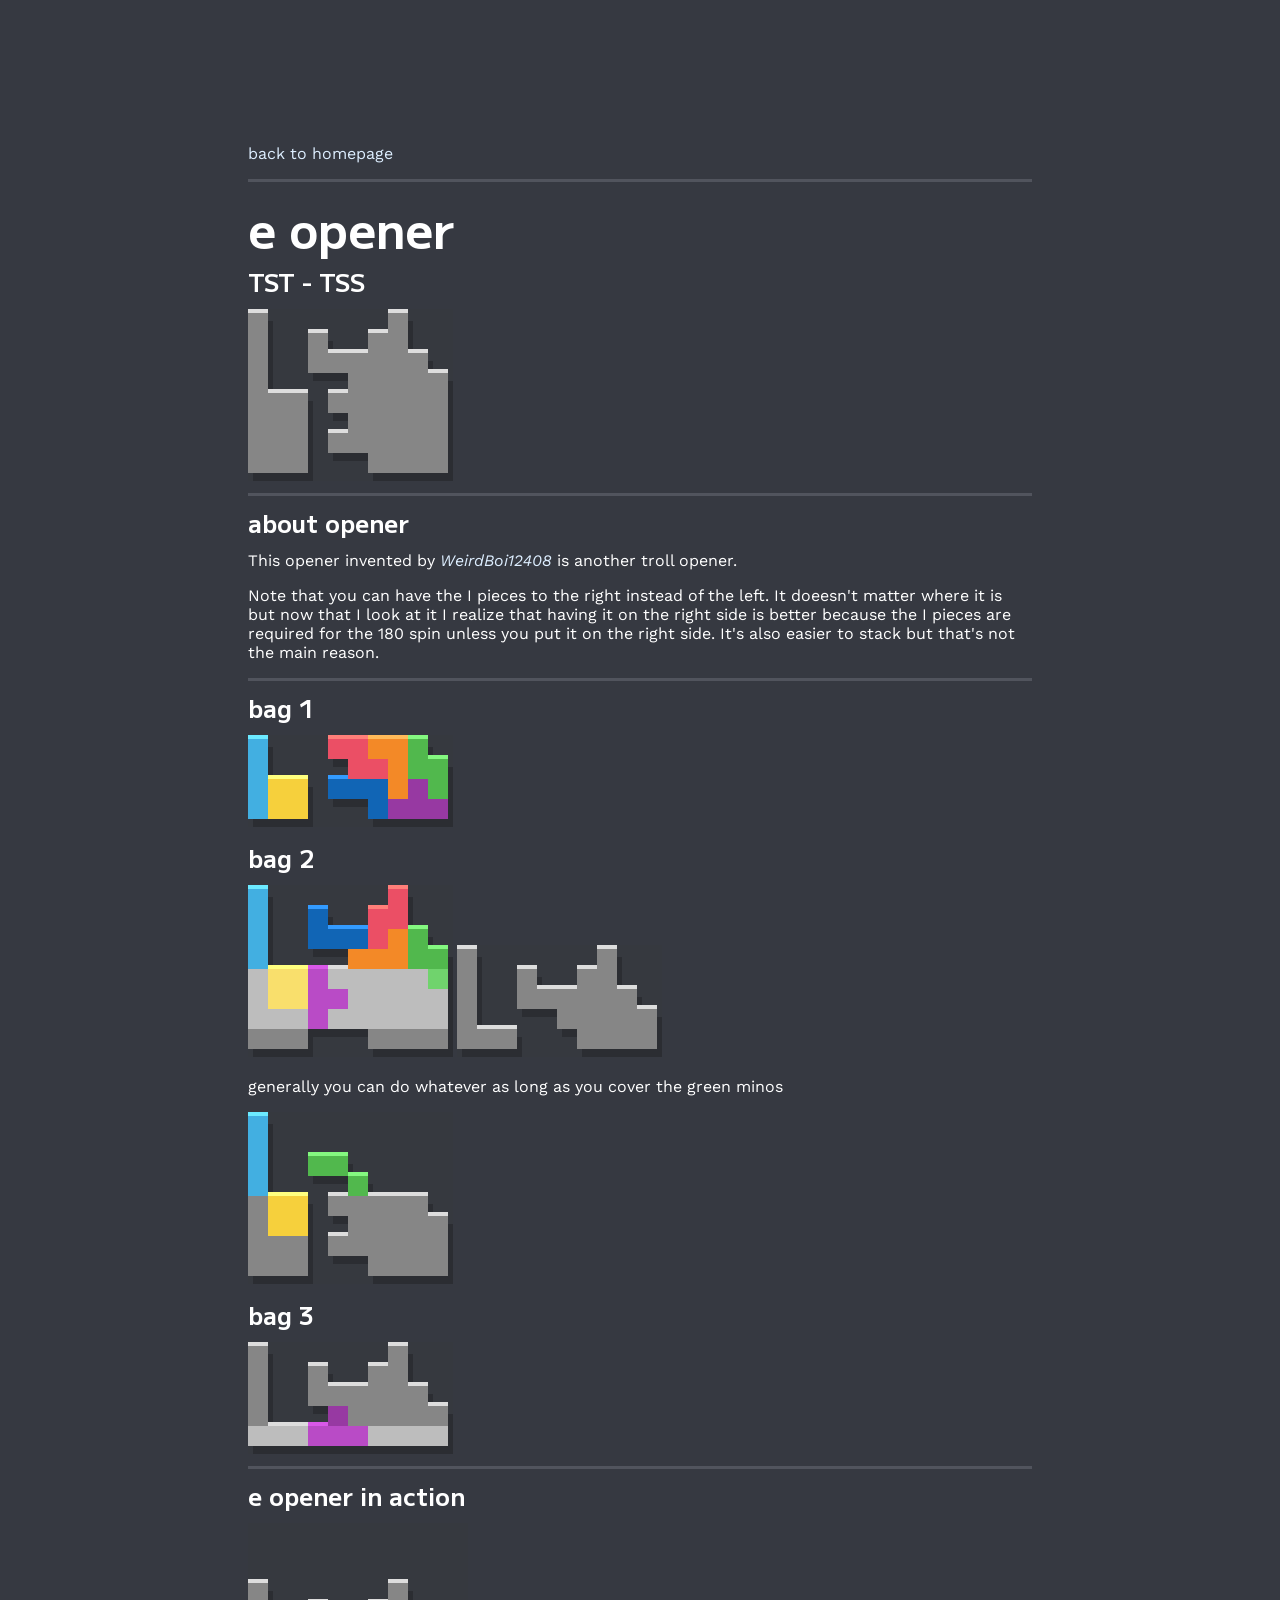
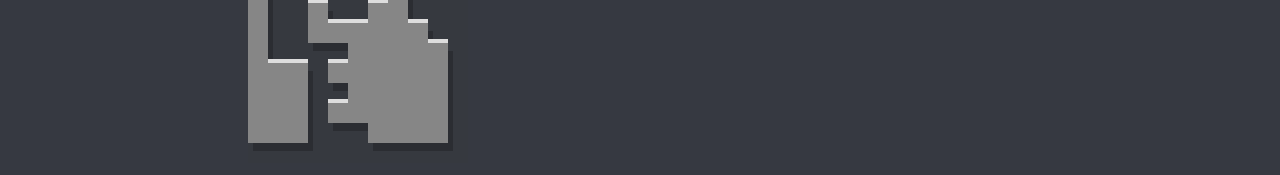
<file: fourlolripoff/e.html>
<!DOCTYPE html>
<html>

<head>
  <link rel="shortcut icon" type="image/png" href="images/favicon.png"/>
  <meta charset="utf-8">
  <meta name="viewport" content="width=device-width">
  <title>e opener</title>
  <link href="style.css" rel="stylesheet" type="text/css" />
  <link rel="stylesheet" href="style.css">
</head>

<body>
  <p><a href="index.html">back to homepage</a></p>
  <hr>
  
  <h1>e opener</h1>
  <h2>TST - TSS</h2>
  
  <img src="images/e/e.png" alt="board thingy">

  <hr>
  <h2>about opener</h2>
  <p>This opener invented by <a href="https://ch.tetr.io/u/weirdboi12408"><i>WeirdBoi12408</i></a> is another troll opener.</p>
  <p>Note that you can have the I pieces to the right instead of the left. It doeesn't matter where it is but now that I look at it I realize that having it on the right side is better because the I pieces are required for the 180 spin unless you put it on the right side. It's also easier to stack but that's not the main reason.</p>
  <hr>
  <h2>bag 1</h2>
  
  <img src="images/e/ebag1.png" alt="board thingy">
  
  <h2>bag 2</h2>
  
  <img src="images/e/ebag2-1.png" alt="board thingy">
  <img src="images/e/ebag2-2.png" alt="board thingy">
  
  <p>generally you can do whatever as long as you cover the green minos</p>
  
  <img src="images/e/ebag2-3.png" alt="board thingy">
  
  <h2>bag 3</h2>
  <img src="images/e/ebag3.png" alt="board thingy">
  
  <hr>
  
  <h2>e opener in action</h2>
  
  <img src="images/e/e.gif" alt="animation thingy">
</body>

</html>
</file>
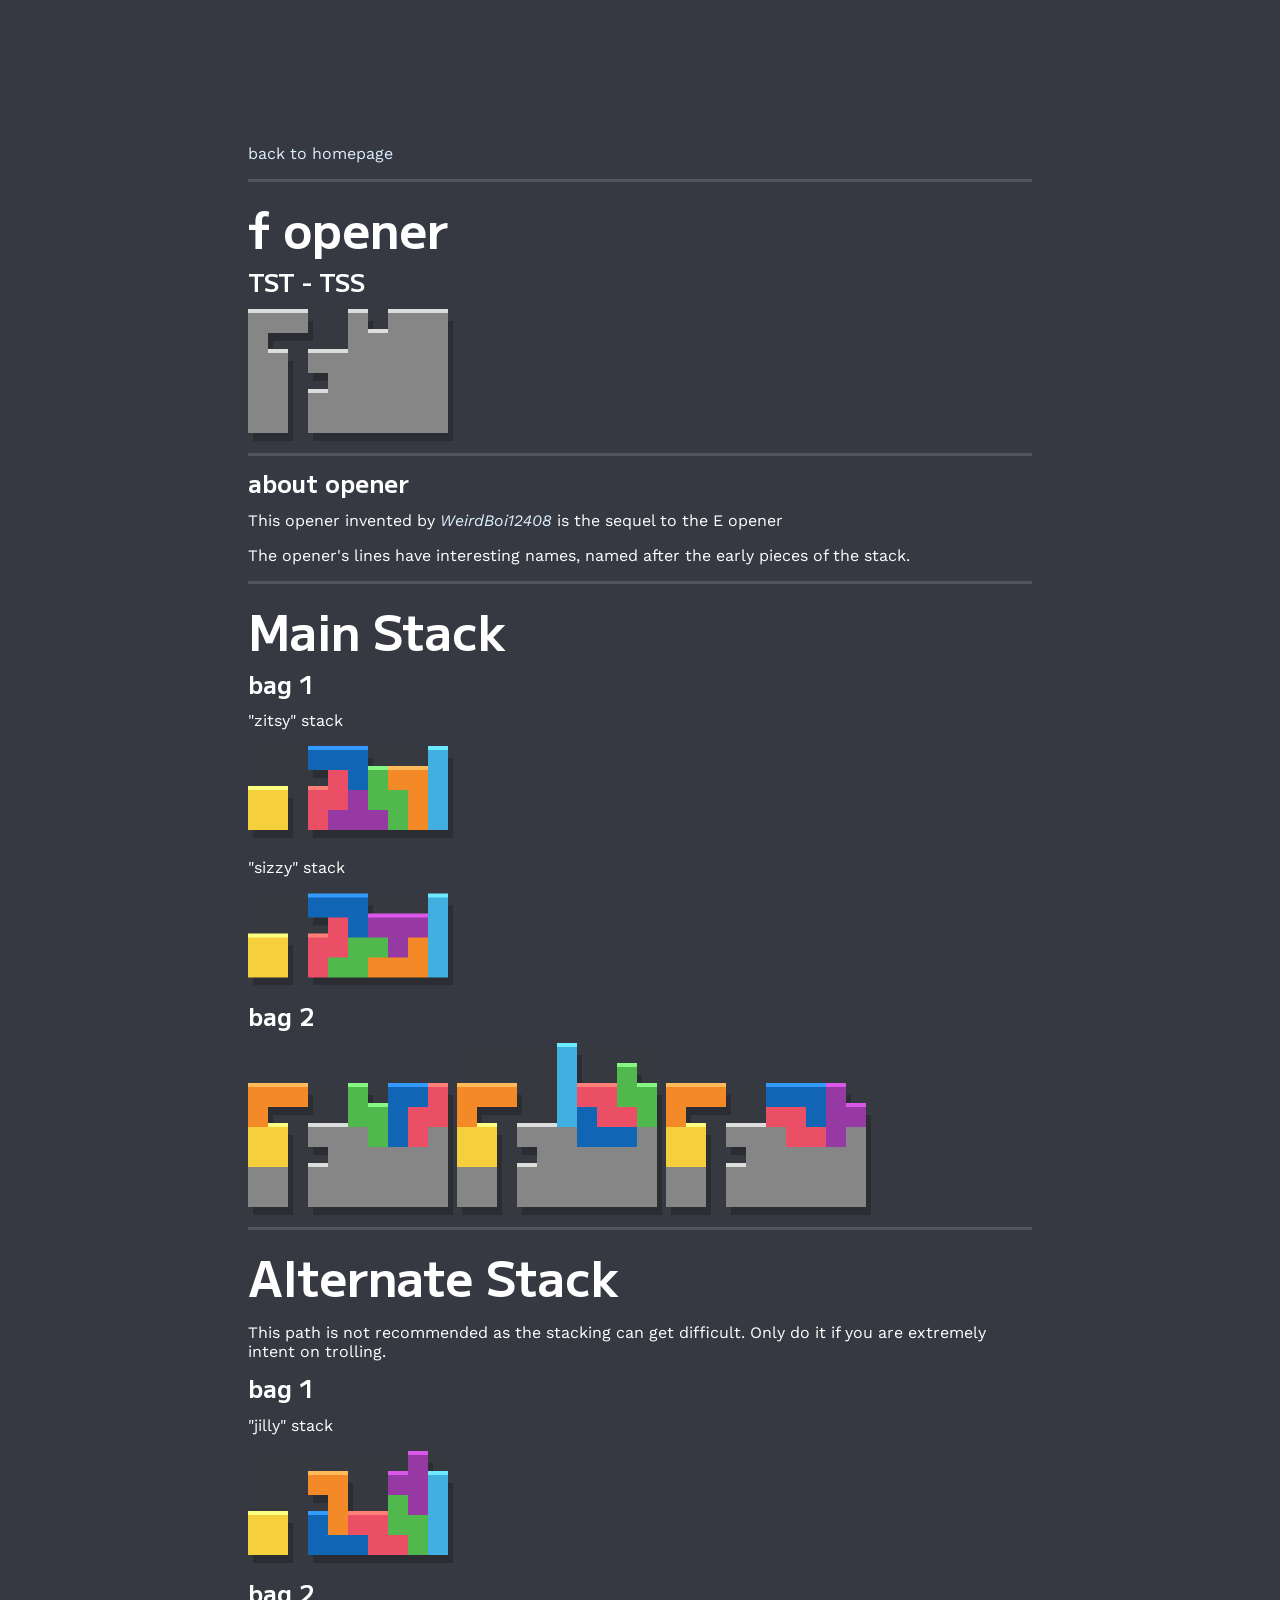
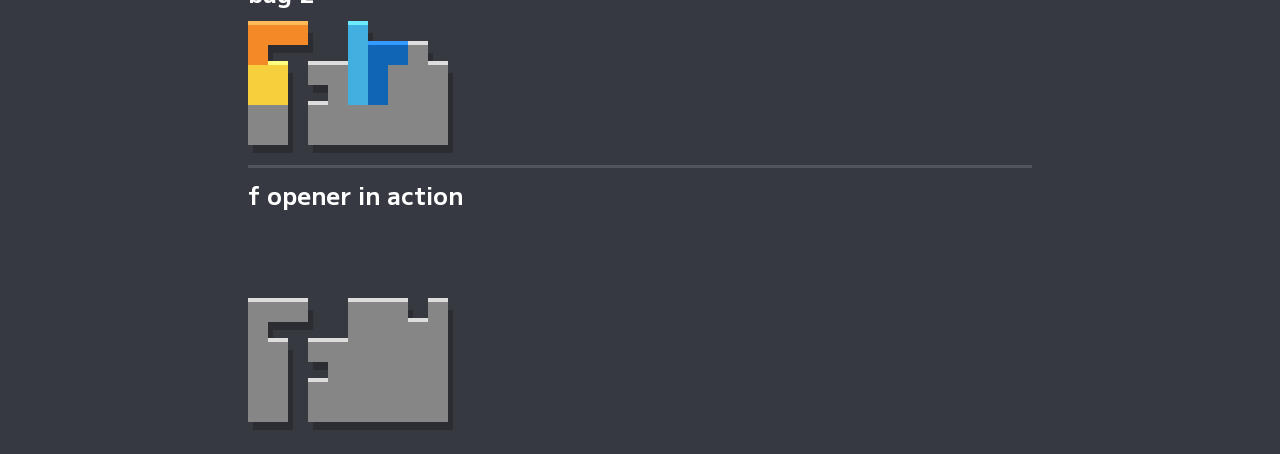
<file: fourlolripoff/f.html>
<!DOCTYPE html>
<html>

<head>
  <link rel="shortcut icon" type="image/png" href="images/favicon.png"/>
  <meta charset="utf-8">
  <meta name="viewport" content="width=device-width">
  <title>f opener</title>
  <link href="style.css" rel="stylesheet" type="text/css" />
  <link rel="stylesheet" href="style.css">
</head>

<body>
  <p><a href="index.html">back to homepage</a></p>
  <hr>
  
  <h1>f opener</h1>
  <h2>TST - TSS</h2>
  
  <img src="images/f/f.png" alt="board thingy">

  <hr>
  <h2>about opener</h2>
  <p>This opener invented by <a href="https://ch.tetr.io/u/weirdboi12408"><i>WeirdBoi12408</i></a> is the sequel to the E opener</p>
  <p>The opener's lines have interesting names, named after the early pieces of the stack.</p>
  <hr>
  <h1> Main Stack </h1>
  <h2>bag 1</h2>
  <p> "zitsy" stack </p>
  <img src="images/f/fbag1-1.png" alt="board thingy">
  <p> "sizzy" stack </p>
  <img src="images/f/fbag1-2.png" alt="board thingy">
  
  <h2>bag 2</h2>
  <img src="images/f/fbag2-1.png" alt="board thingy">
  <img src="images/f/fbag2-2.png" alt="board thingy">
  <img src="images/f/fbag2-3.png" alt="board thingy">
  
  <hr>
  <h1> Alternate Stack </h1>
  <p> This path is not recommended as the stacking can get difficult. Only do it if you are extremely intent on trolling. </p>
  <h2>bag 1</h2>
  <p> "jilly" stack </p>
  <img src="images/f/fbag1-3.png" alt="board thingy">
  <h2>bag 2</h2>
  <img src="images/f/fbag2-4.png" alt="board thingy">
  
  <hr>
  
  <h2>f opener in action</h2>
  
  <img src="images/f/f.gif" alt="animation thingy">
</body>

</html>
</file>
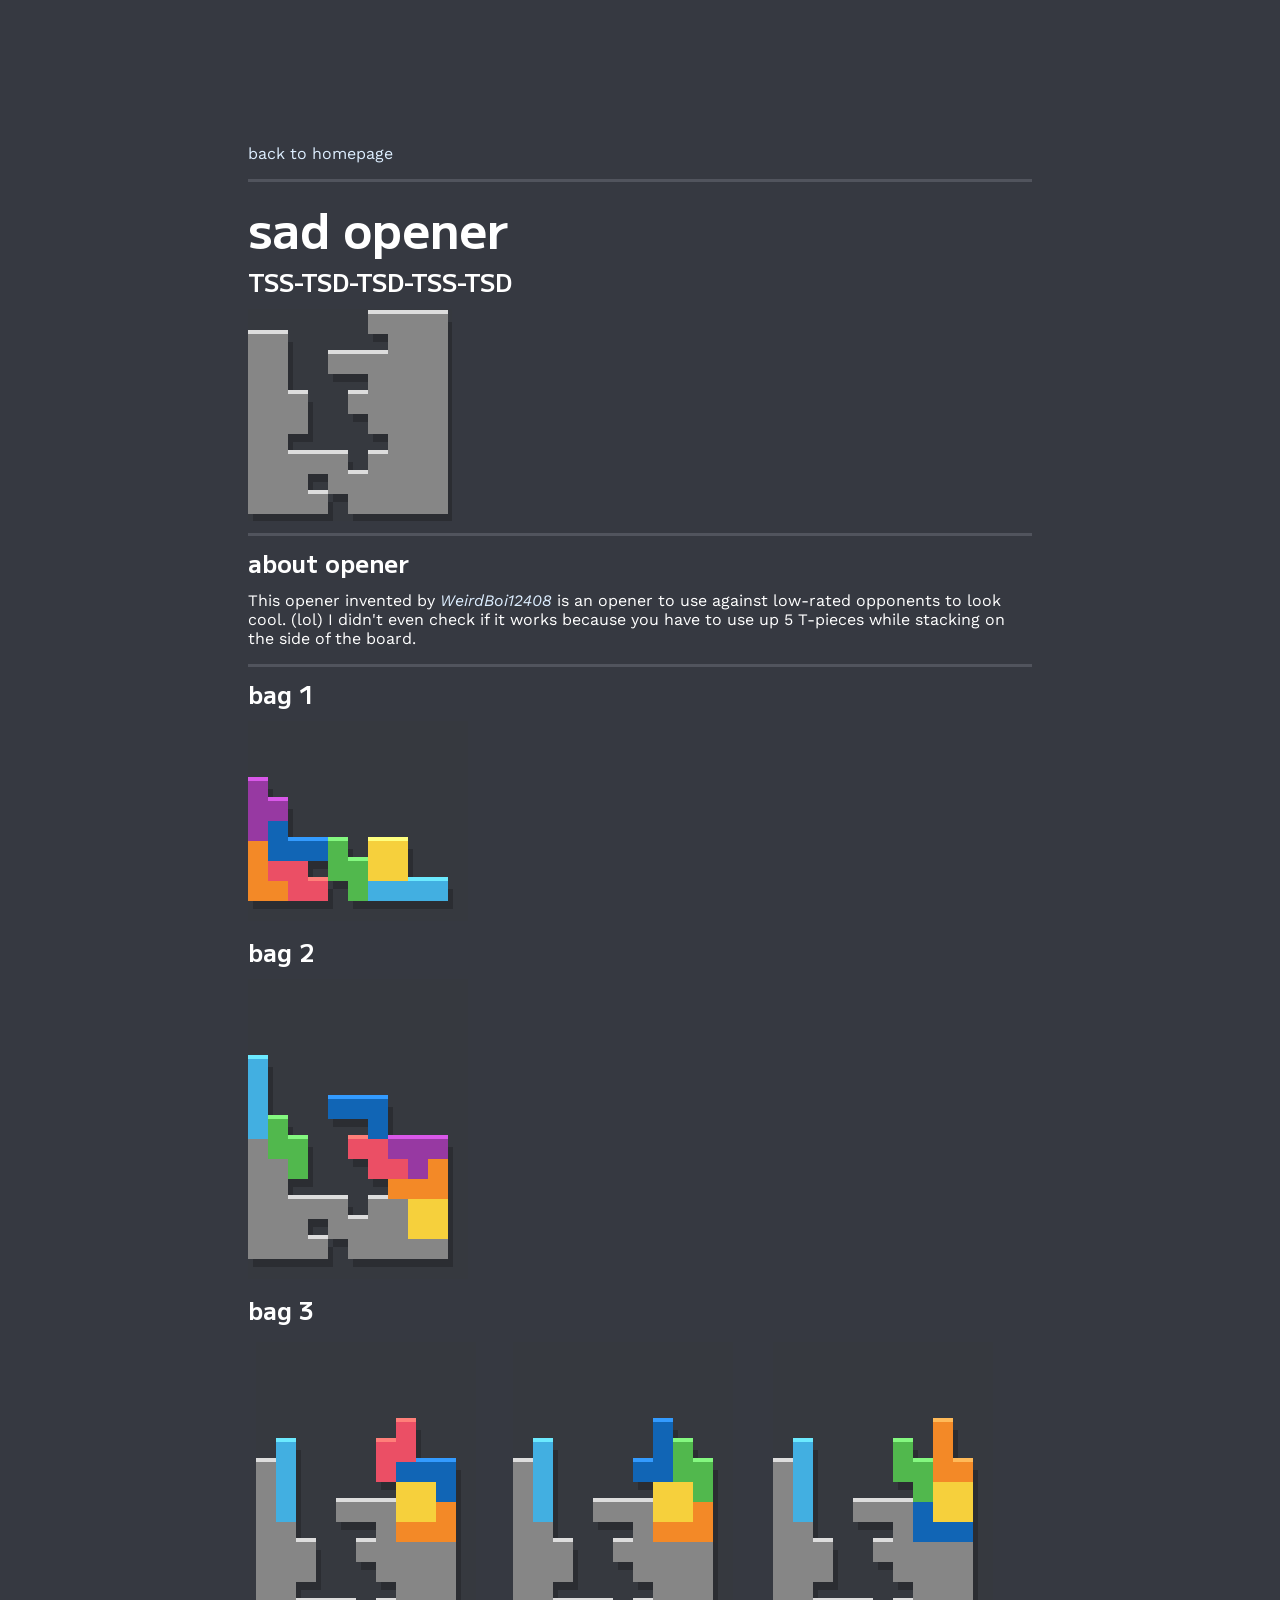
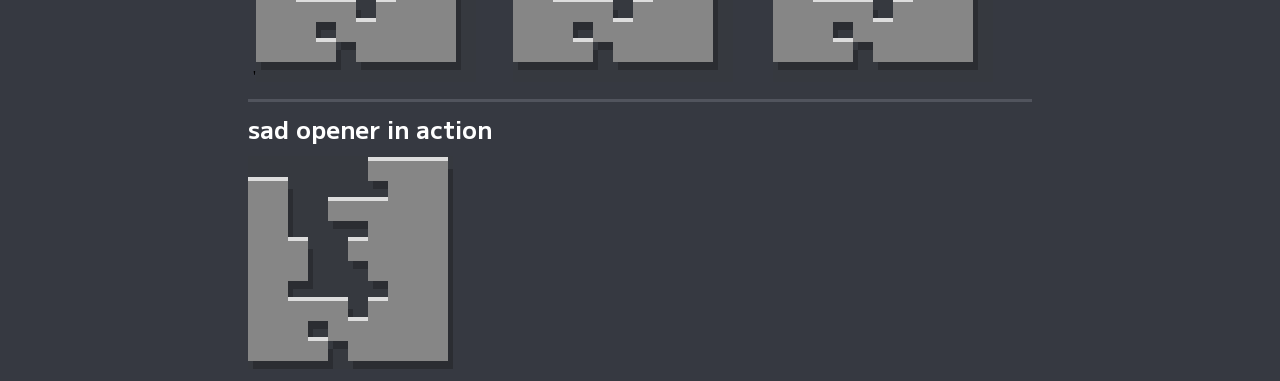
<file: fourlolripoff/sadopener.html>
<!DOCTYPE html>
<html>

<head>
  <link rel="shortcut icon" type="image/png" href="images/favicon.png"/>
  <meta charset="utf-8">
  <meta name="viewport" content="width=device-width">
  <title>sad opener</title>
  <link href="style.css" rel="stylesheet" type="text/css" />
  <link rel="stylesheet" href="style.css">
</head>

<body>
  <p><a href="index.html">back to homepage</a></p>
  <hr>
  
  <h1>sad opener</h1>
  <h2>TSS-TSD-TSD-TSS-TSD</h2>
  
  <img src="images/sadopener/sadopener.png" alt="board thingy">

  <hr>
  <h2>about opener</h2>
  <p>This opener invented by <a href="https://ch.tetr.io/u/weirdboi12408"><i>WeirdBoi12408</i></a> is an opener to use against low-rated opponents to look cool. (lol) I didn't even check if it works because you have to use up 5 T-pieces while stacking on the side of the board.</p>
  <hr>
  <h2>bag 1</h2>

  <img src="images/sadopener/sadopenerbag1.png" alt="board thingy">

  <h2>bag 2</h2>

  <img src="images/sadopener/sadopenerbag2.png" alt="board thingy">

  <h2>bag 3</h2>
  <div class="row">
    <div class="column">'<img src="images/sadopener/sadopenerbag3-1.png" alt="board thingy"> </div>
    <div class="column"><img src="images/sadopener/sadopenerbag3-2.png" alt="board thingy"></div>
    <div class="column"><img src="images/sadopener/sadopenerbag3-3.png" alt="board thingy"></div>
  </div>
  
  <hr>
  
  <h2>sad opener in action</h2>
  
  <img src="images/sadopener/sadopener.gif" alt="animation thingy">
</body>

</html>
</file>
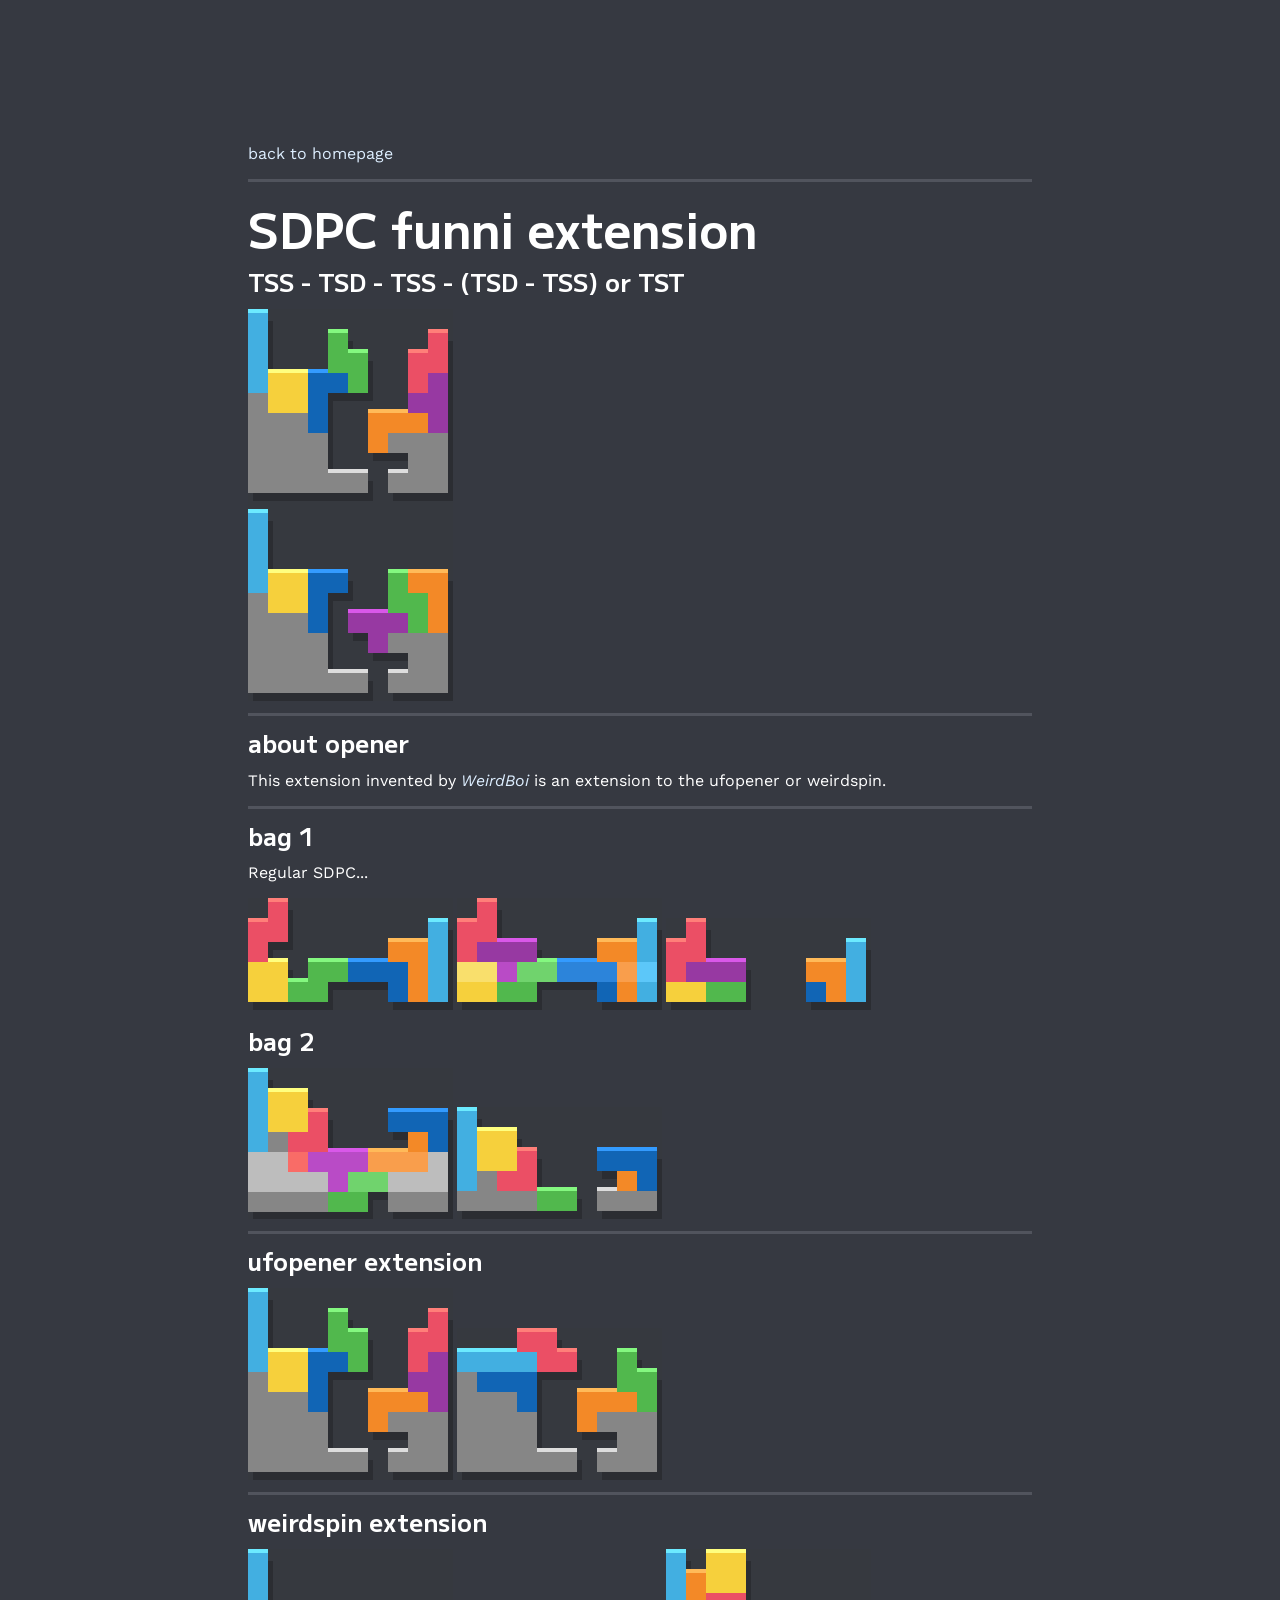
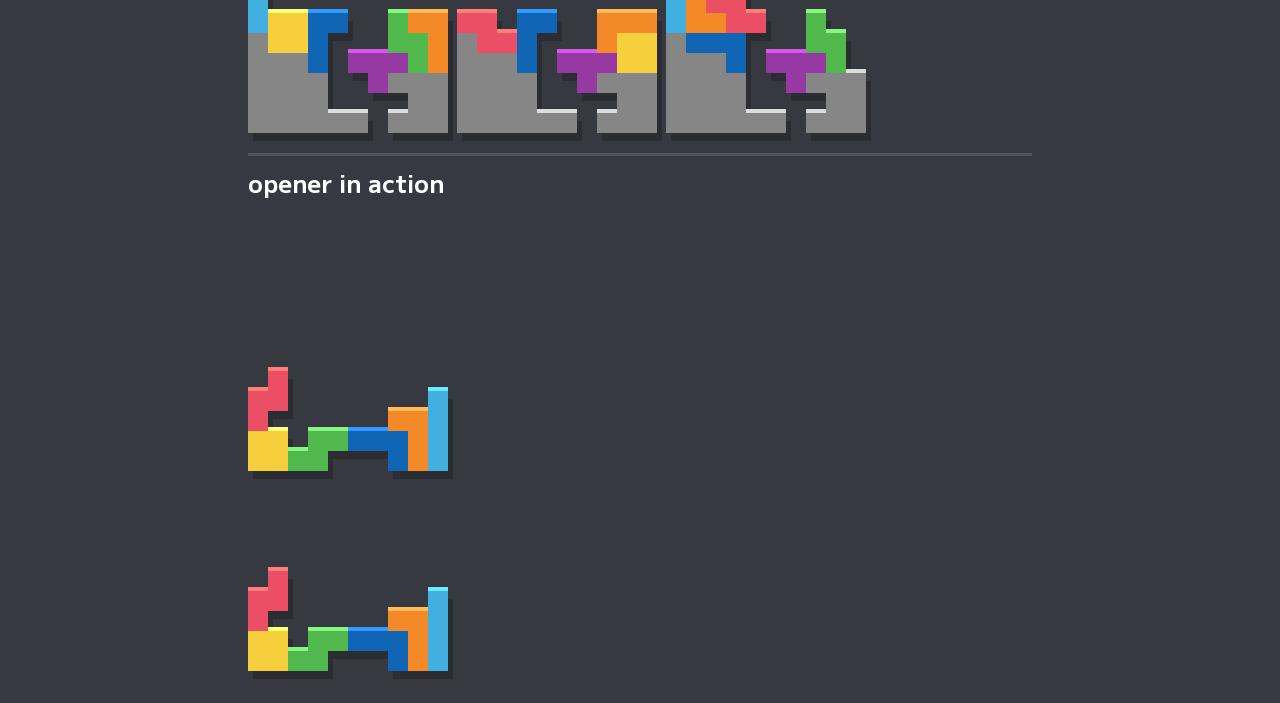
<file: fourlolripoff/sdpc.html>
<!DOCTYPE html>
<html>

<head>
  <link rel="shortcut icon" type="image/png" href="images/favicon.png"/>
  <meta charset="utf-8">
  <meta name="viewport" content="width=device-width">
  <title>sdpc funni extension</title>
  <link href="style.css" rel="stylesheet" type="text/css" />
  <link rel="stylesheet" href="style.css">
</head>

<body>
  <p><a href="index.html">back to homepage</a></p>
  <hr>
  
  <h1>SDPC funni extension</h1>
  <h2>TSS - TSD - TSS - (TSD - TSS) or TST</h2>
  
  <img src="images/sdpc/sdpc-colored.png" alt="board thingy">

  <hr>
  <h2>about opener</h2>
  <p>This extension invented by <a href="https://ch.tetr.io/u/weirdboi"><i>WeirdBoi</i></a> is an extension to the ufopener or weirdspin.</p>
  <hr>
  <h2>bag 1</h2>
  
  <p>Regular SDPC...</p>
  
  <img src="images/sdpc/sdpc-bag1-1.png" alt="board thingy">
  <img src="images/sdpc/sdpc-bag1-2.png" alt="board thingy">
  <img src="images/sdpc/sdpc-bag1-3.png" alt="board thingy">
  
  <h2>bag 2</h2>
  
  <img src="images/sdpc/sdpc-bag2-1.png" alt="board thingy">
  <img src="images/sdpc/sdpc-bag2-2.png" alt="board thingy">
  
  <hr>
  
  <h2>ufopener extension</h2>
  
  <img src="images/sdpc/sdpc-bag3-1u.png" alt="board thingy">
  <img src="images/sdpc/sdpc-bag3-2u.png" alt="board thingy">
  
  <hr>
  
  <h2>weirdspin extension</h2>
  
  <img src="images/sdpc/sdpc-bag3-1w.png" alt="board thingy">
  <img src="images/sdpc/sdpc-bag3-2w.png" alt="board thingy">
  <img src="images/sdpc/sdpc-bag3-3w.png" alt="board thingy">
  
  <hr>
  
  <h2>opener in action</h2>
  
  <img src="images/sdpc/sdpc.gif" alt="animation thingy">
</body>

</html>
</file>
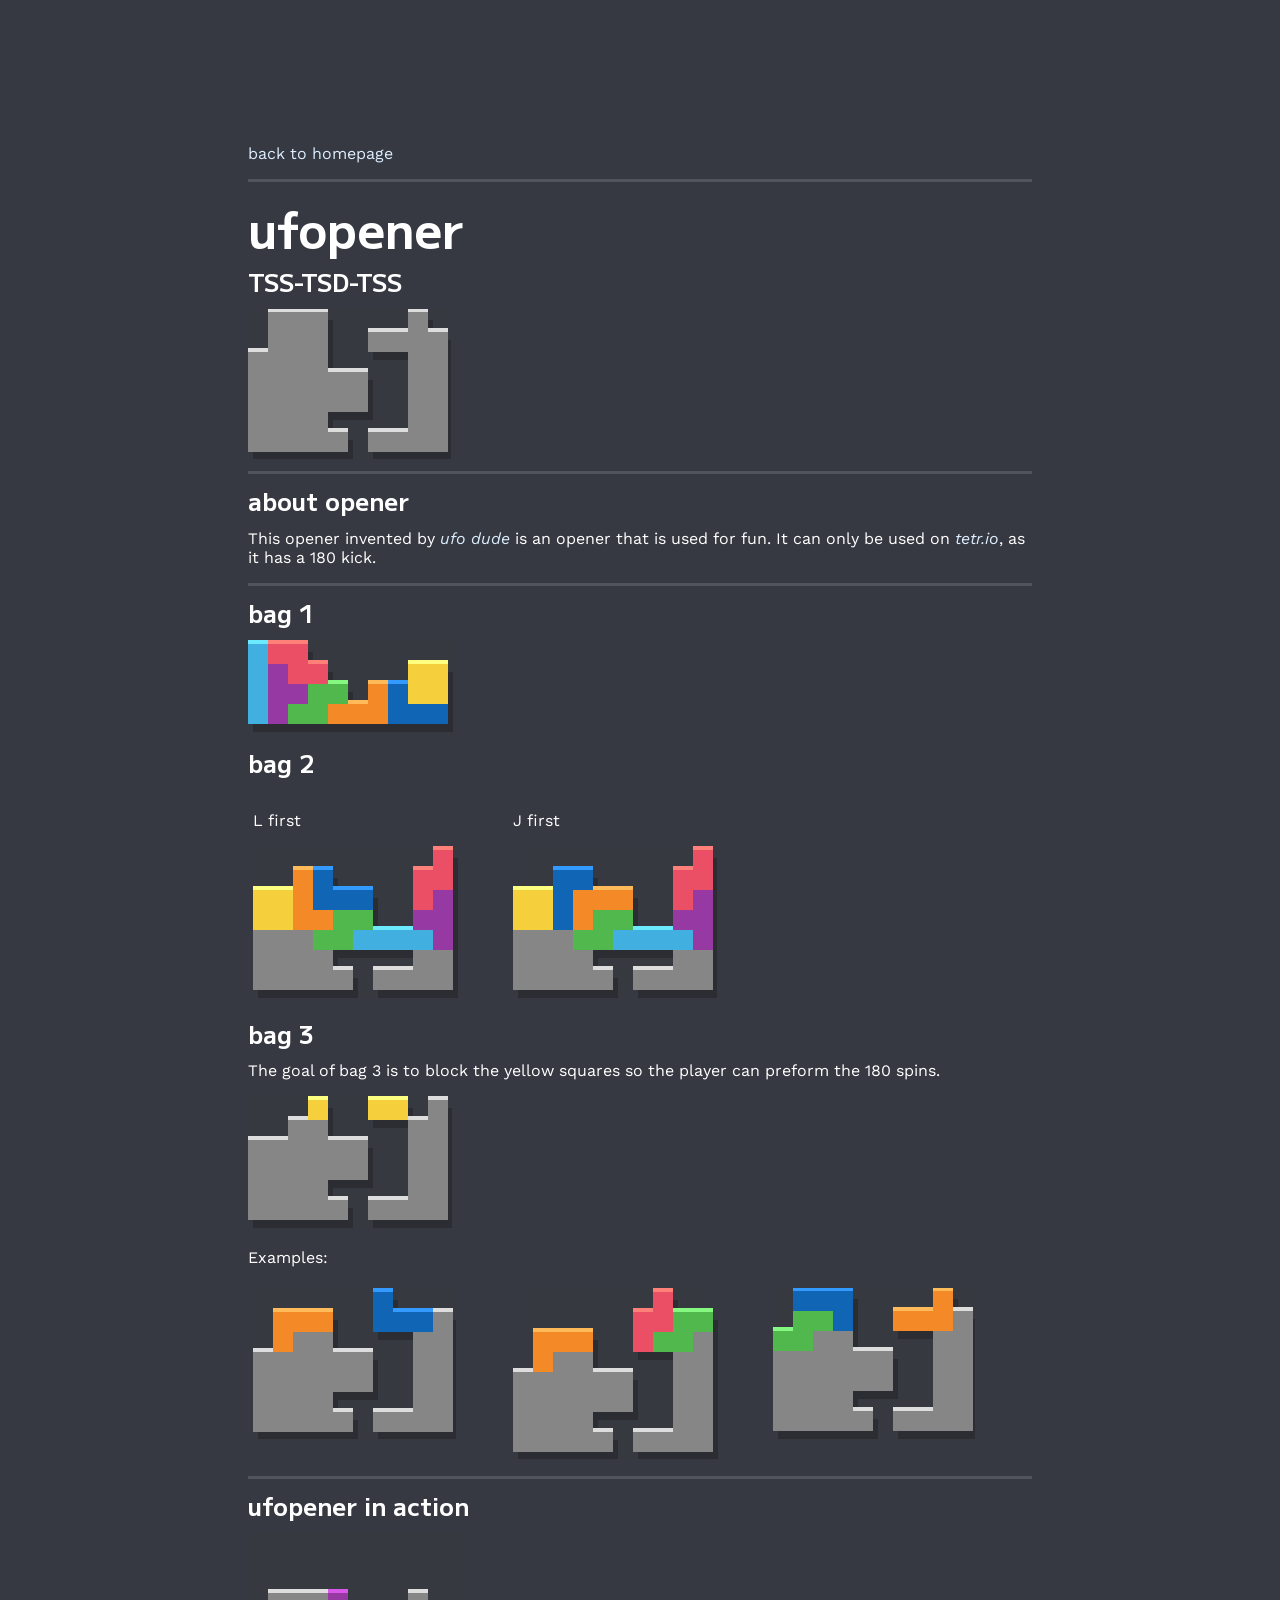
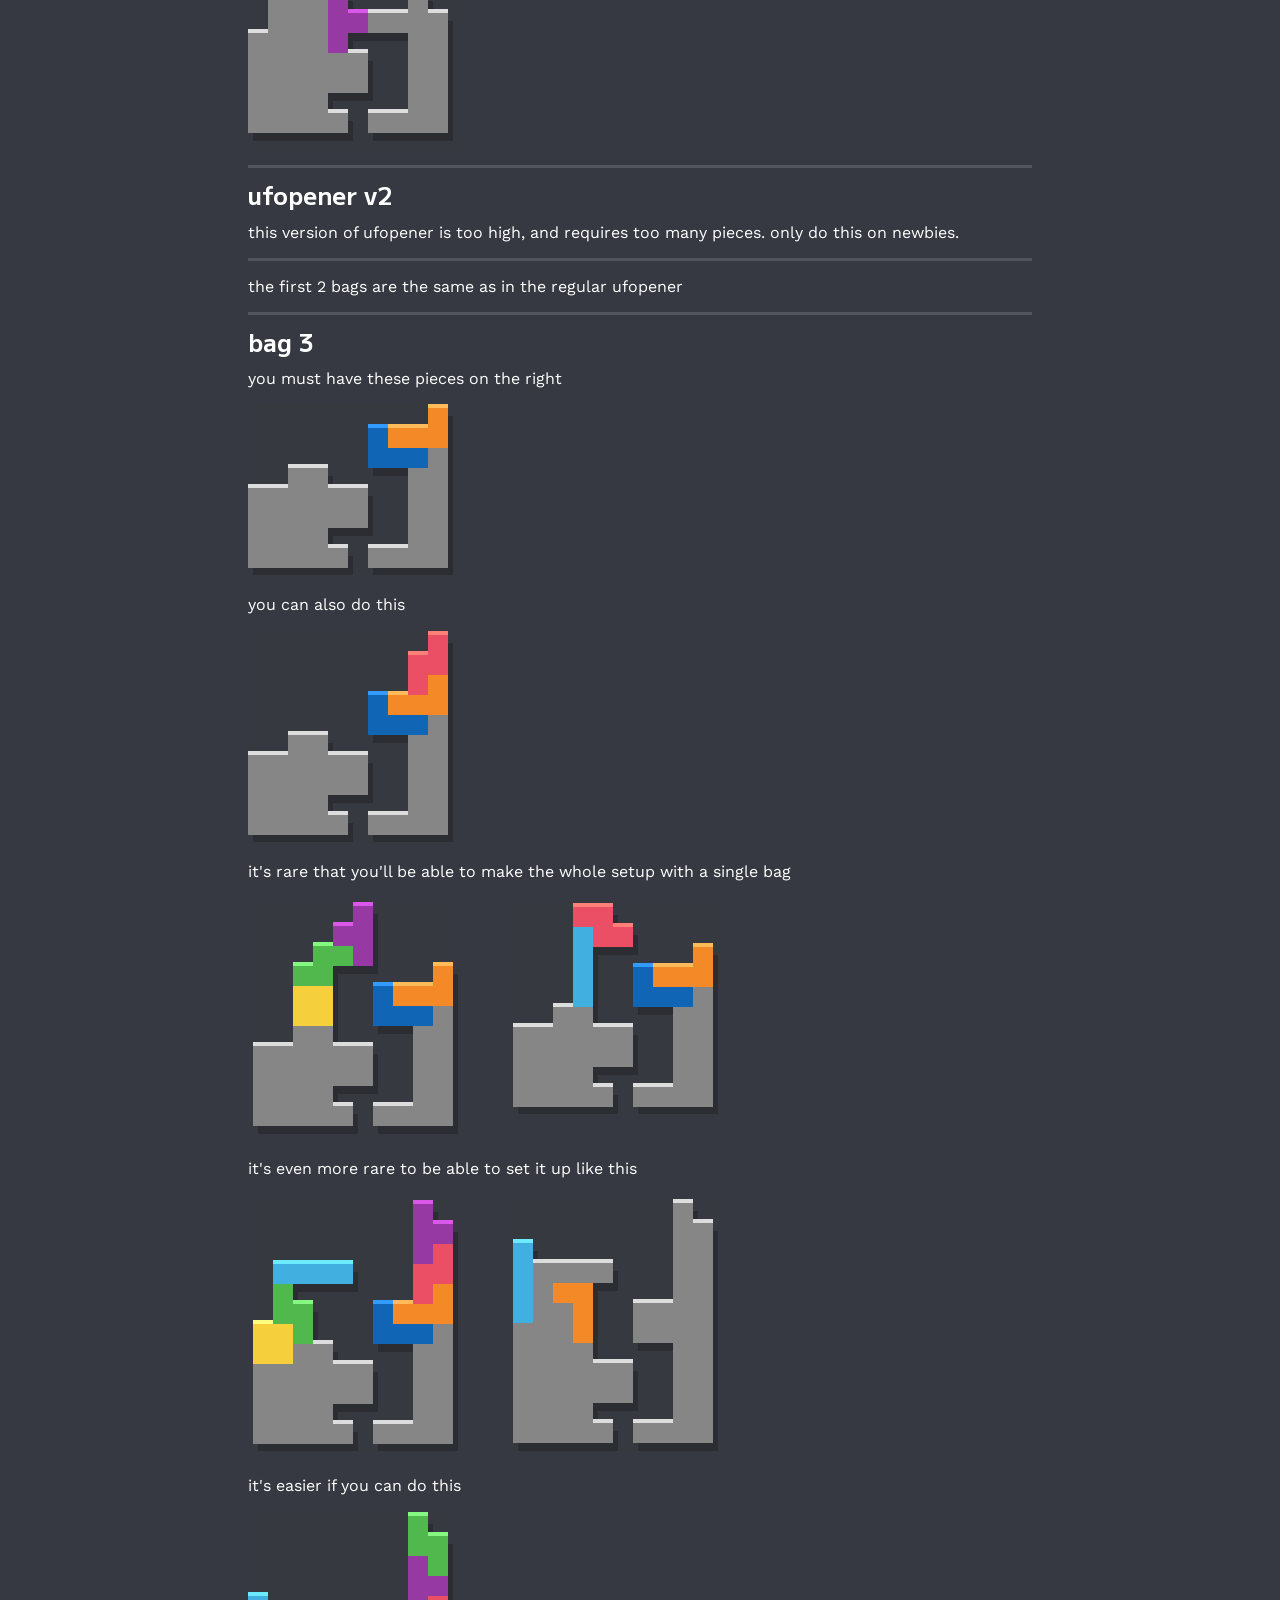
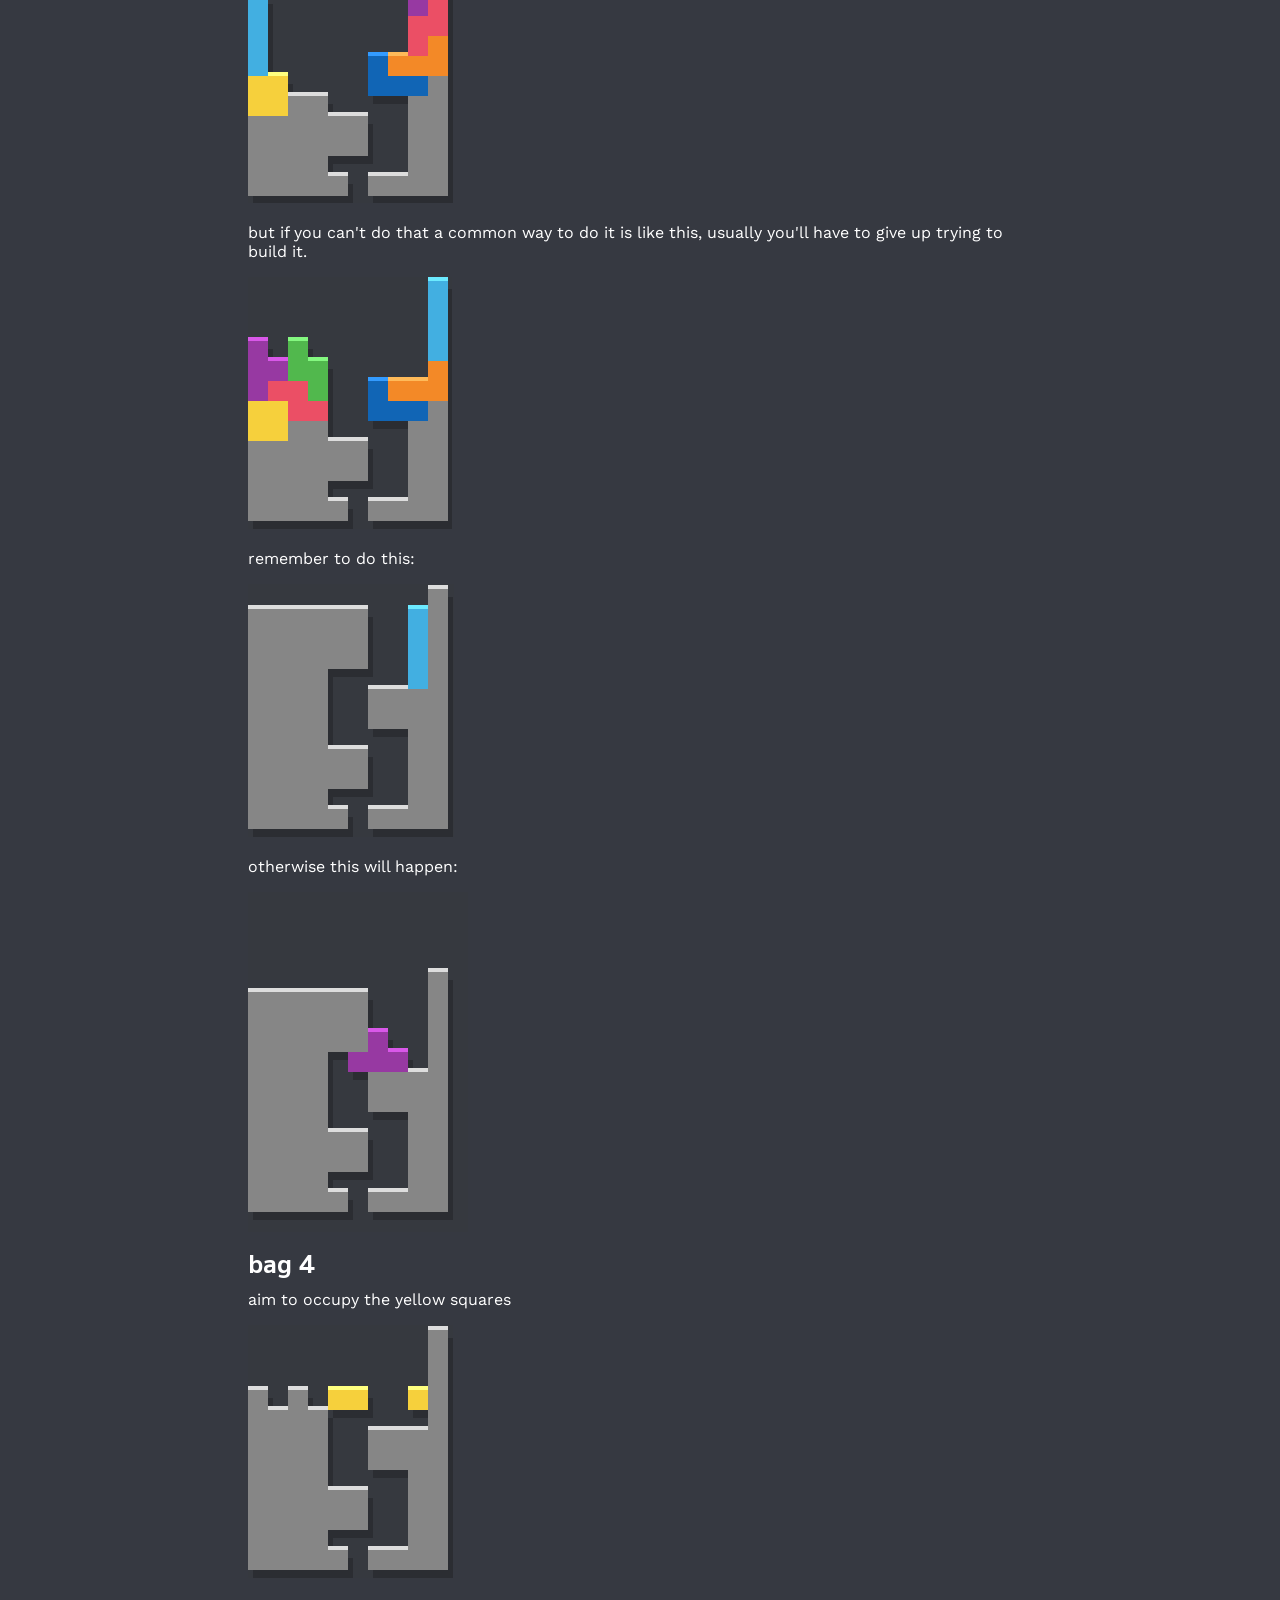
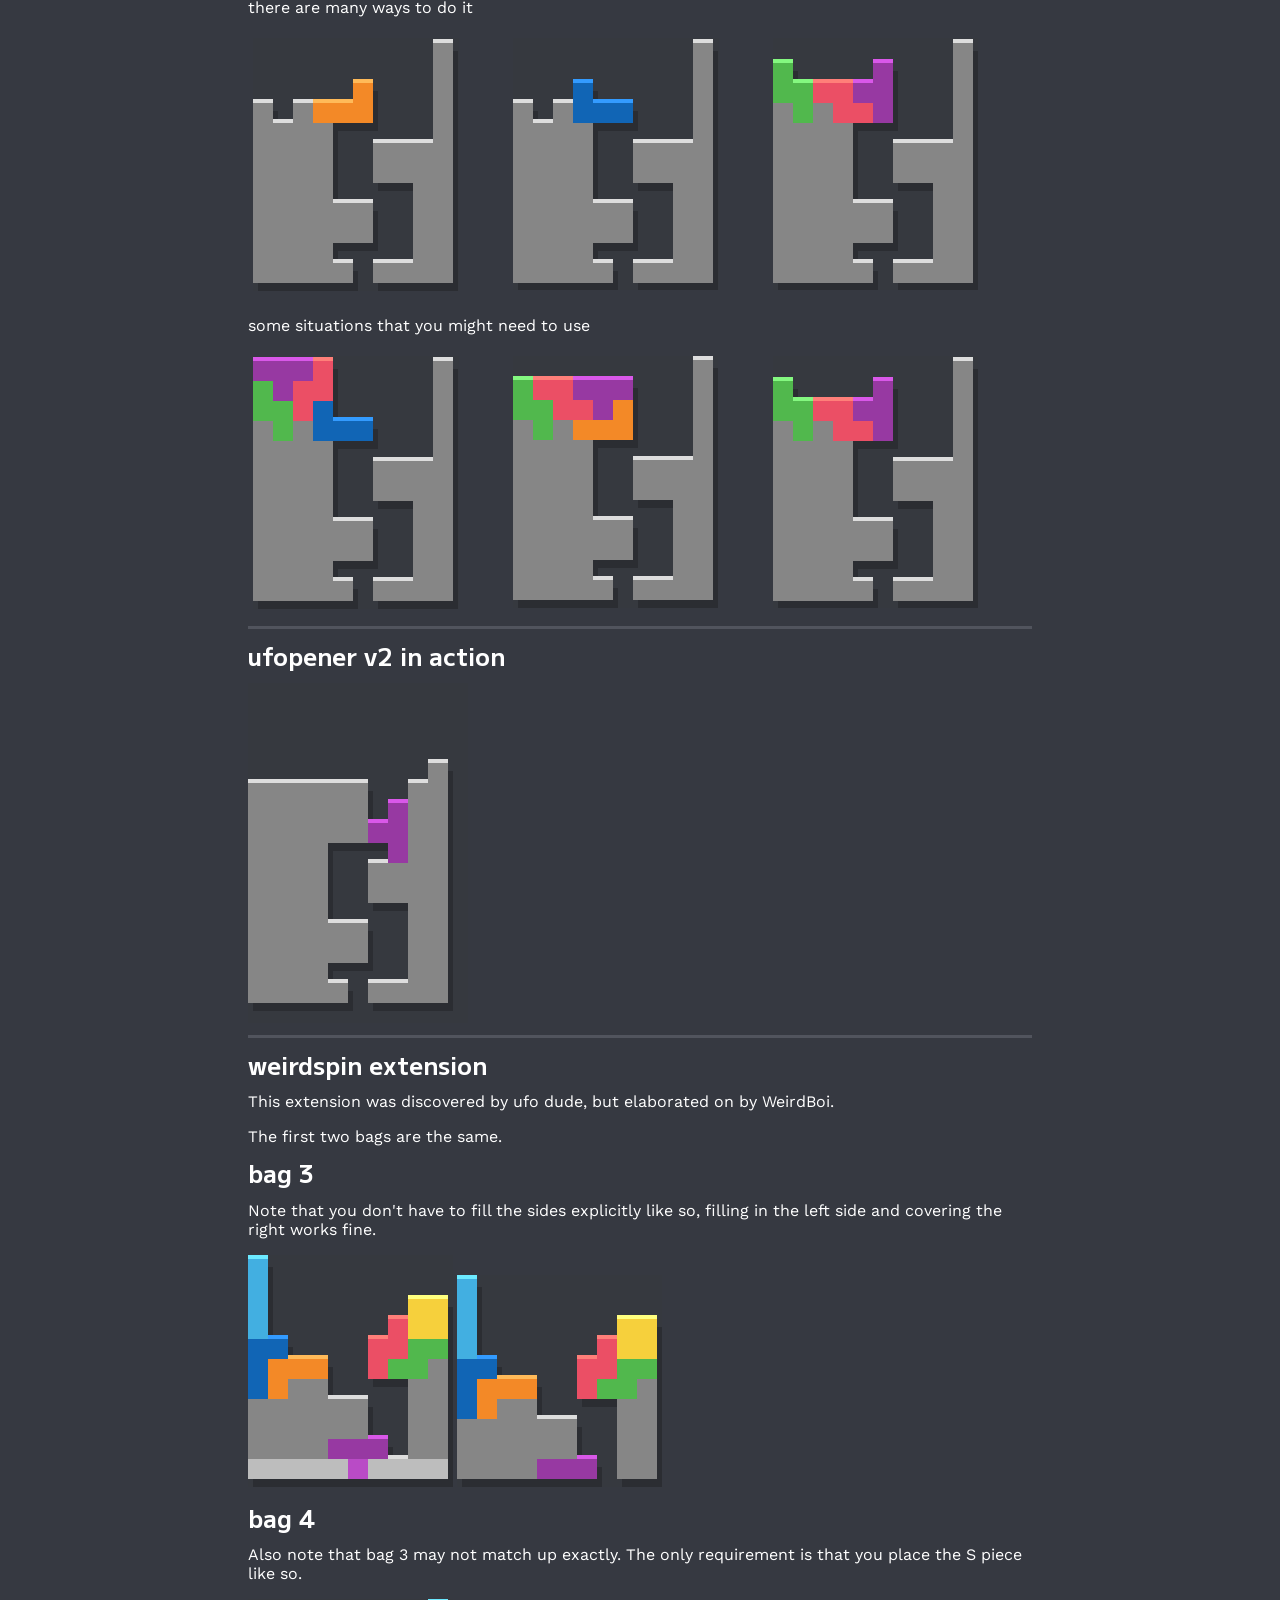
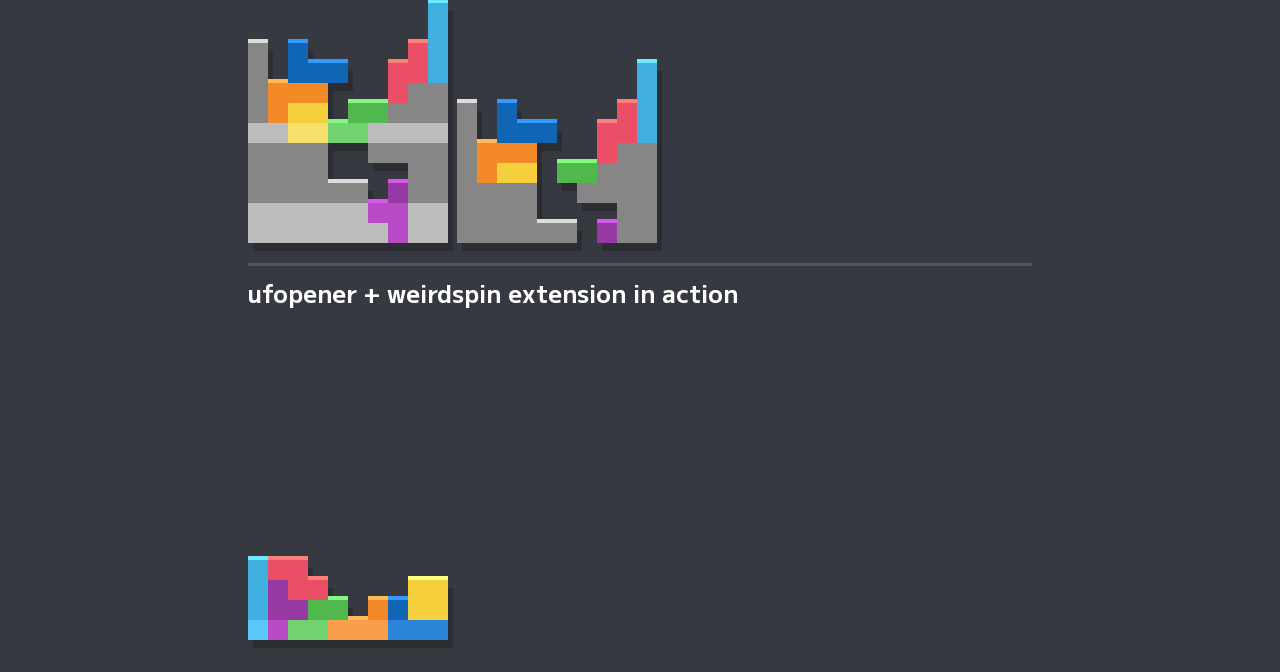
<file: fourlolripoff/ufopener.html>
<!DOCTYPE html>
<html>

<head>
  <link rel="shortcut icon" type="image/png" href="images/favicon.png"/>
  <meta charset="utf-8">
  <meta name="viewport" content="width=device-width">
  <title>ufopener</title>
  <link href="style.css" rel="stylesheet" type="text/css" />
  <link rel="stylesheet" href="style.css">
</head>

<body>
  <p><a href="index.html">back to homepage</a></p>
  <hr>
  
  <h1>ufopener</h1>
  <h2>TSS-TSD-TSS</h2>
  
  <img src="images/ufopener/ufopener.png" alt="board thingy">

  <hr>
  <h2>about opener</h2>
  <p>This opener invented by <a href="https://ch.tetr.io/u/ufo_dude"><i>ufo dude</i></a> is an opener that is used for fun. It can only be used on <a href="https://tetr.io"><i>tetr.io</i></a>, as it has a 180 kick.</p>
  <hr>
  
  <h2>bag 1</h2>
  <img src="images/ufopener/ufopenerbag1-1.png">
  
  <h2>bag 2</h2>
  <div class="row">
    <div class="column"><p>L first</p><img src="images/ufopener/ufopenerbag2-1.png"></div>
    <div class="column"><p>J first</p><img src="images/ufopener/ufopenerbag2-2.png"></div>
  </div>

  <h2>bag 3</h2>
  <p>The goal of bag 3 is to block the yellow squares so the player can preform the 180 spins.</p>
  <img src="images/ufopener/ufopenerbag3g.png">
  <br>
  
  <p>Examples:</p>
  
  <div class="row">
    <div class="column"><img src="images/ufopener/ufopenerbag3-1.png"></div>
    <div class="column"><img src="images/ufopener/ufopenerbag3-2.png"></div>
    <div class="column"><img src="images/ufopener/ufopenerbag3-3.png"></div>
  </div>
  
  <hr>
  
  <h2>ufopener in action</h2>
  
  <img src="images/ufopener/ufopener.gif" alt="animation thingy">
  
  <hr>
  
  <h2>ufopener v2</h2>
  <p>this version of ufopener is too high, and requires too many pieces. only do this on newbies.</p>
  
  <hr>
  
  <p>the first 2 bags are the same as in the regular ufopener</p>
  
  <hr>
  
  <h2>bag 3</h2>
  <p>you must have these pieces on the right</p>
  <img src="images/ufopener/ufopenerv2bag3-1.png">
  
  <p>you can also do this</p>
  <img src="images/ufopener/ufopenerv2bag3-4.png">
  
  <p>it's rare that you'll be able to make the whole setup with a single bag</p>
  <div class="row">
	<div class="column">
	  <img src="images/ufopener/ufopenerv2bag3-2.png">
	</div>
    <div class="column">
	  <img src="images/ufopener/ufopenerv2bag3-3.png">
	</div>
  </div>
  
  <p>it's even more rare to be able to set it up like this</p>
  <div class="row">
	<div class="column">
	  <img src="images/ufopener/ufopenerv2bag3-6.png">
	</div>
    <div class="column">
	  <img src="images/ufopener/ufopenerv2bag4-8.png">
	</div>
  </div>
  
  <p>it's easier if you can do this</p>
  <img src="images/ufopener/ufopenerv2bag3-7.png">
  
  <p>but if you can't do that a common way to do it is like this, usually you'll have to give up trying to build it.</p>
  <img src="images/ufopener/ufopenerv2bag3-5.png">
  
  <p>remember to do this:</p>
  <img src="images/ufopener/ufopenerv2bag4.png">
  <p>otherwise this will happen:</p>
  <img src="images/ufopener/ufopenerv2bag4-a1.gif">
  
  <h2>bag 4</h2>
  <p>aim to occupy the yellow squares</p>
  <img src="images/ufopener/ufopenerv2bag4g.png">
  
  <p>there are many ways to do it</p>
  <div class="row">
	<div class="column">
		<img src="images/ufopener/ufopenerv2bag4-5.png">
	</div>
    <div class="column">
		<img src="images/ufopener/ufopenerv2bag4-6.png">
	</div>
	<div class="column">
		<img src="images/ufopener/ufopenerv2bag4-7.png">
	</div>
  </div>
  
  <p>some situations that you might need to use</p>
  <div class="row">
	<div class="column">
		<img src="images/ufopener/ufopenerv2bag4-3.png">
	</div>
    <div class="column">
		<img src="images/ufopener/ufopenerv2bag4-4.png">
	</div>
	<div class="column">
		<img src="images/ufopener/ufopenerv2bag4-7.png">
	</div>
  </div>
  
  <hr>
  
  <h2>ufopener v2 in action</h2>
  <img src="images/ufopener/ufopenerv2.gif">
  
  <hr>
  
  <h2>weirdspin extension</h2>
  
  <p>This extension was discovered by ufo dude, but elaborated on by WeirdBoi.</p>
  
  <p>The first two bags are the same.</p>
  
  <h2>bag 3</h2>
  
  <p>Note that you don't have to fill the sides explicitly like so, filling in the left side and covering the right works fine.</p>
  
  <img src="images/ufopener/ufopener-bag3-1w.png">
  <img src="images/ufopener/ufopener-bag3-2w.png">
  
  <h2>bag 4</h2>
  
  <p>Also note that bag 3 may not match up exactly. The only requirement is that you place the S piece like so.</p>
  <img src="images/ufopener/ufopener-bag4-1w.png">
  <img src="images/ufopener/ufopener-bag4-2w.png">
  
  <hr>
  
  <h2>ufopener + weirdspin extension in action</h2>
  
  <img src="images/ufopener/ufopenerw.gif">
  
</body>

</html>
</file>
<file: style.css>
@import url('https://fonts.googleapis.com/css2?family=M+PLUS+1&family=Work+Sans&display=swap');

p {
  font-family: 'Work Sans';
  color: #FFFFFF;
  font-size: 16px;
}

li {
  font-family: 'Work Sans';
  color: #FFFFFF;
  font-size: inherit;
}
  
h1 {
  font-family: 'M PLUS 1';
  color: #FFFFFF;
  font-size: 48px;
  line-height: 0.6;
}
    
h2 {
  font-family: 'M PLUS 1';
  color: #FFFFFF;
  font-size: 24px;
  line-height: 0.6;
}

h3 {
  font-family: 'M PLUS 1';
  color: #FFFFFF;
  font-size: 18px;
  line-height: 0.6;
}

/* i wonder where this column and row code must've come from... */
.column {
  float: left;
  width: calc(250px);
  padding: 5px;
}
@media screen and (max-width: 800px) {
  .column {
    width: 100%;
  }
}
.row::after {
  content: "";
  clear: both;
  display: table;
}
/* that's right, stackoverflow! copy and paste ftw */

a {
  color: #DDEEFF;
  text-decoration: none;
  text-decoration: italic;
}

body {
    background-color: #363941;
    padding-top: 120px;
    padding-left: calc(25% - 80px);
    padding-right: calc(25% - 80px);
    image-rendering: pixelated;
}

hr {
  height: 3px;
  color: #51545d;
  background-color: #51545d;
  border-width: 0;
}
</file>
<file: textgen/style.css>
@import url('https://fonts.googleapis.com/css2?family=IBM+Plex+Sans&display=swap');

body {
	padding-top: 60px;
	padding-left: 60px;
	padding-right: 60px;
	font-family: 'IBM Plex Sans';
}

input {
	font-family: inherit;
	font-size: 20px;
}

h1 {
	font-size: 50px;
}

button {
	font-family: inherit;
}

option {
	font-family: inherit;
}

select {
	font-family: inherit;
}
</file>
<file: fourlolripoff/style.css>
@import url('https://fonts.googleapis.com/css2?family=M+PLUS+1&family=Work+Sans&display=swap');

p {
    font-family: 'Work Sans';
    color: #FFFFFF;
    font-size: 16px;
}

li {
    font-family: 'Work Sans';
    color: #FFFFFF;
    font-size: inherit;
}

h1 {
    font-family: 'M PLUS 1';
    color: #FFFFFF;
    font-size: 48px;
    line-height: 0.6;
}

h2 {
    font-family: 'M PLUS 1';
    color: #FFFFFF;
    font-size: 24px;
    line-height: 0.6;
}

h3 {
    font-family: 'M PLUS 1';
    color: #FFFFFF;
    font-size: 18px;
    line-height: 0.6;
}

/* i wonder where this column and row code must've come from... */
.column {
    float: left;
    width: calc(250px);
    padding: 5px;
}

@media screen and (max-width: 800px) {
    .column {
        width: 100%;
    }
}

.row::after {
    content: "";
    clear: both;
    display: table;
}
/* that's right, stackoverflow! copy and paste ftw */

a {
    color: #DDEEFF;
    text-decoration: none;
    text-decoration: italic;
}

body {
    background-color: #363941;
    padding-top: 120px;
    padding-left: calc(25% - 80px);
    padding-right: calc(25% - 80px);
    image-rendering: pixelated;
}

hr {
    height: 3px;
    color: #51545d;
    background-color: #51545d;
    border-width: 0;
}
</file>
